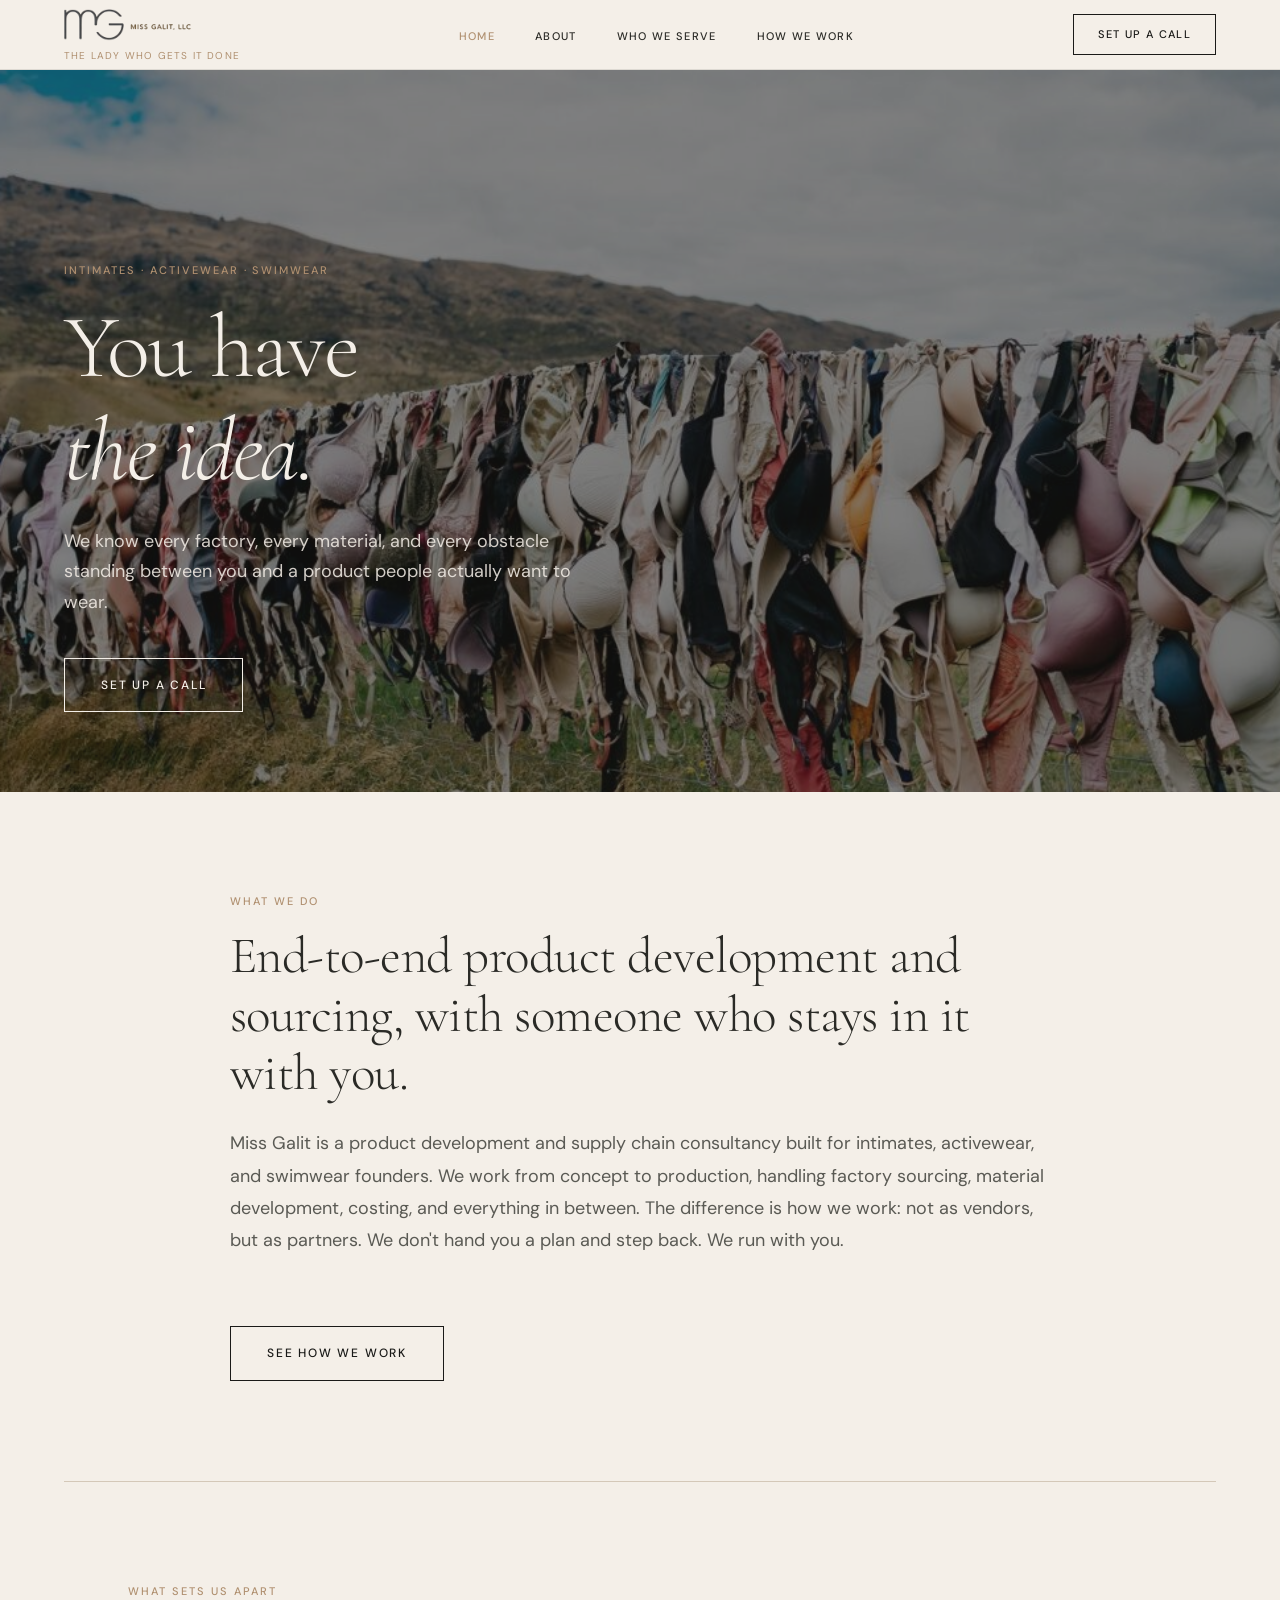
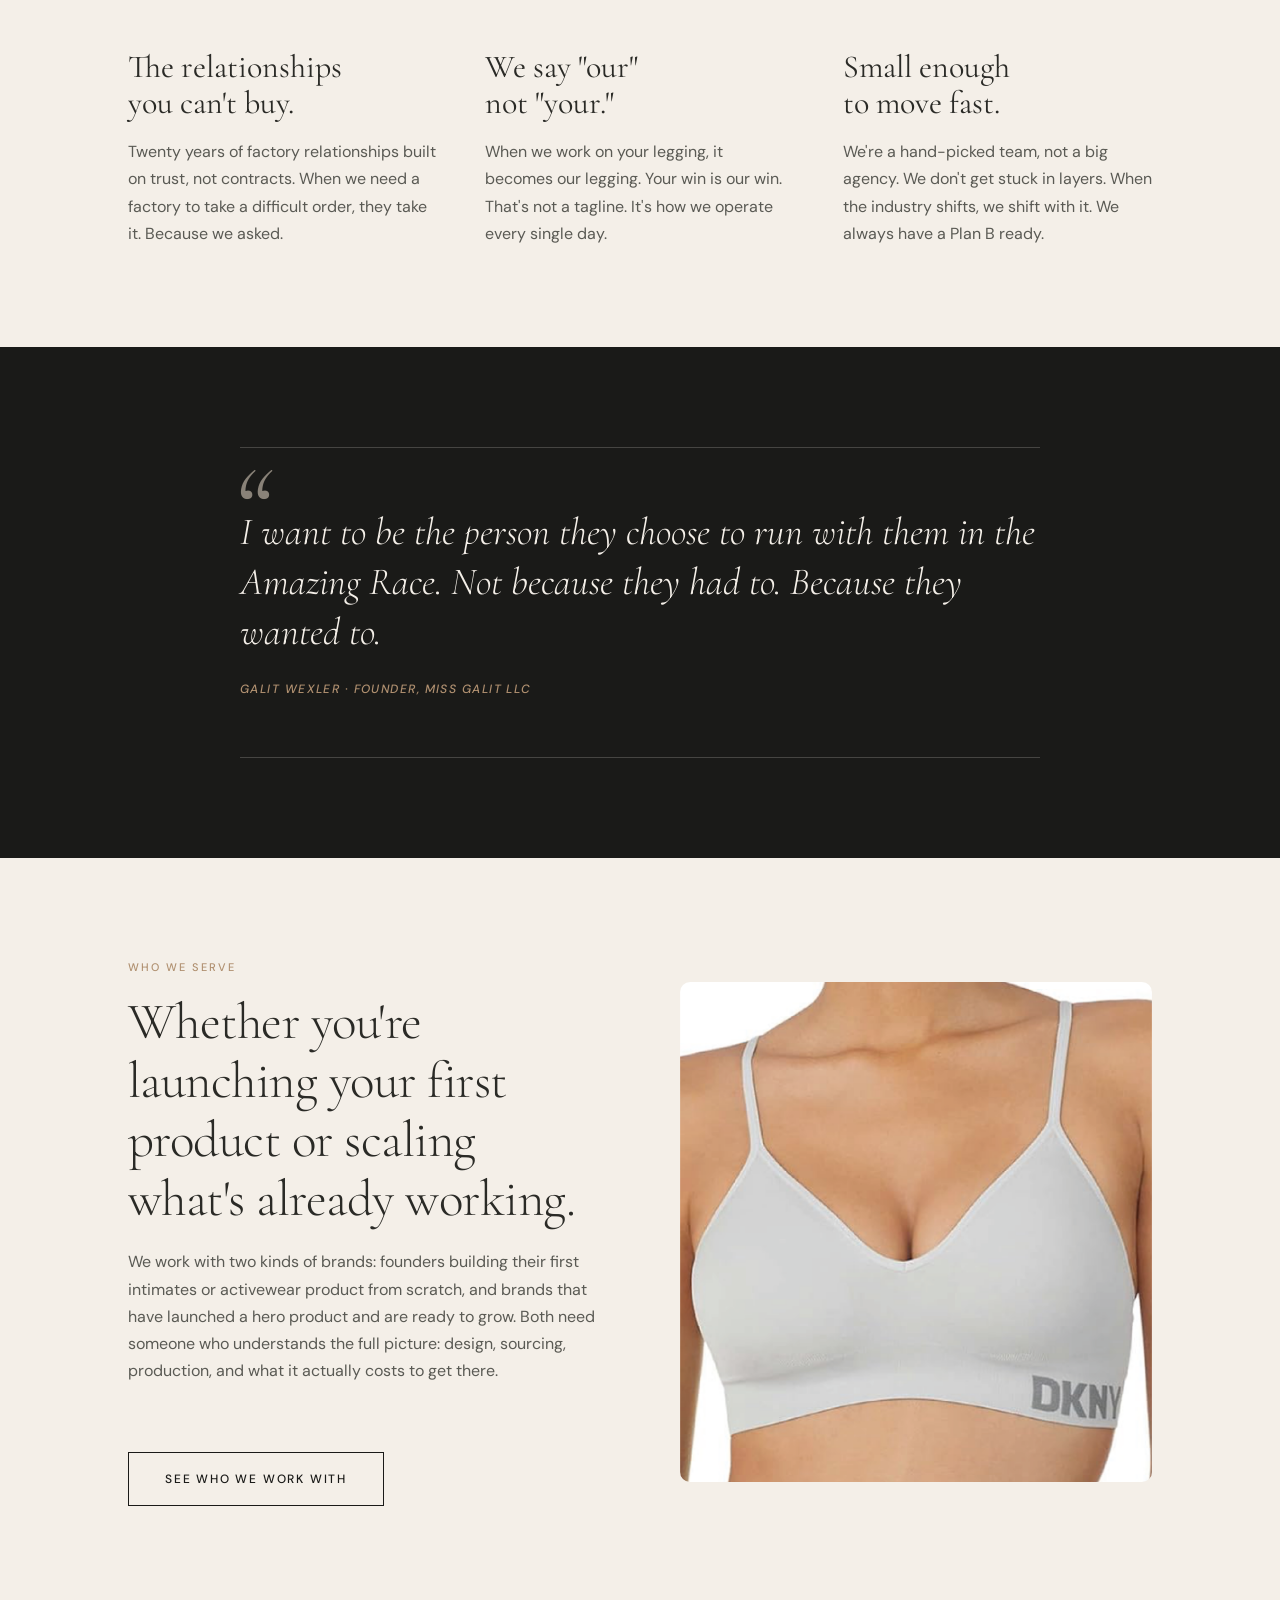
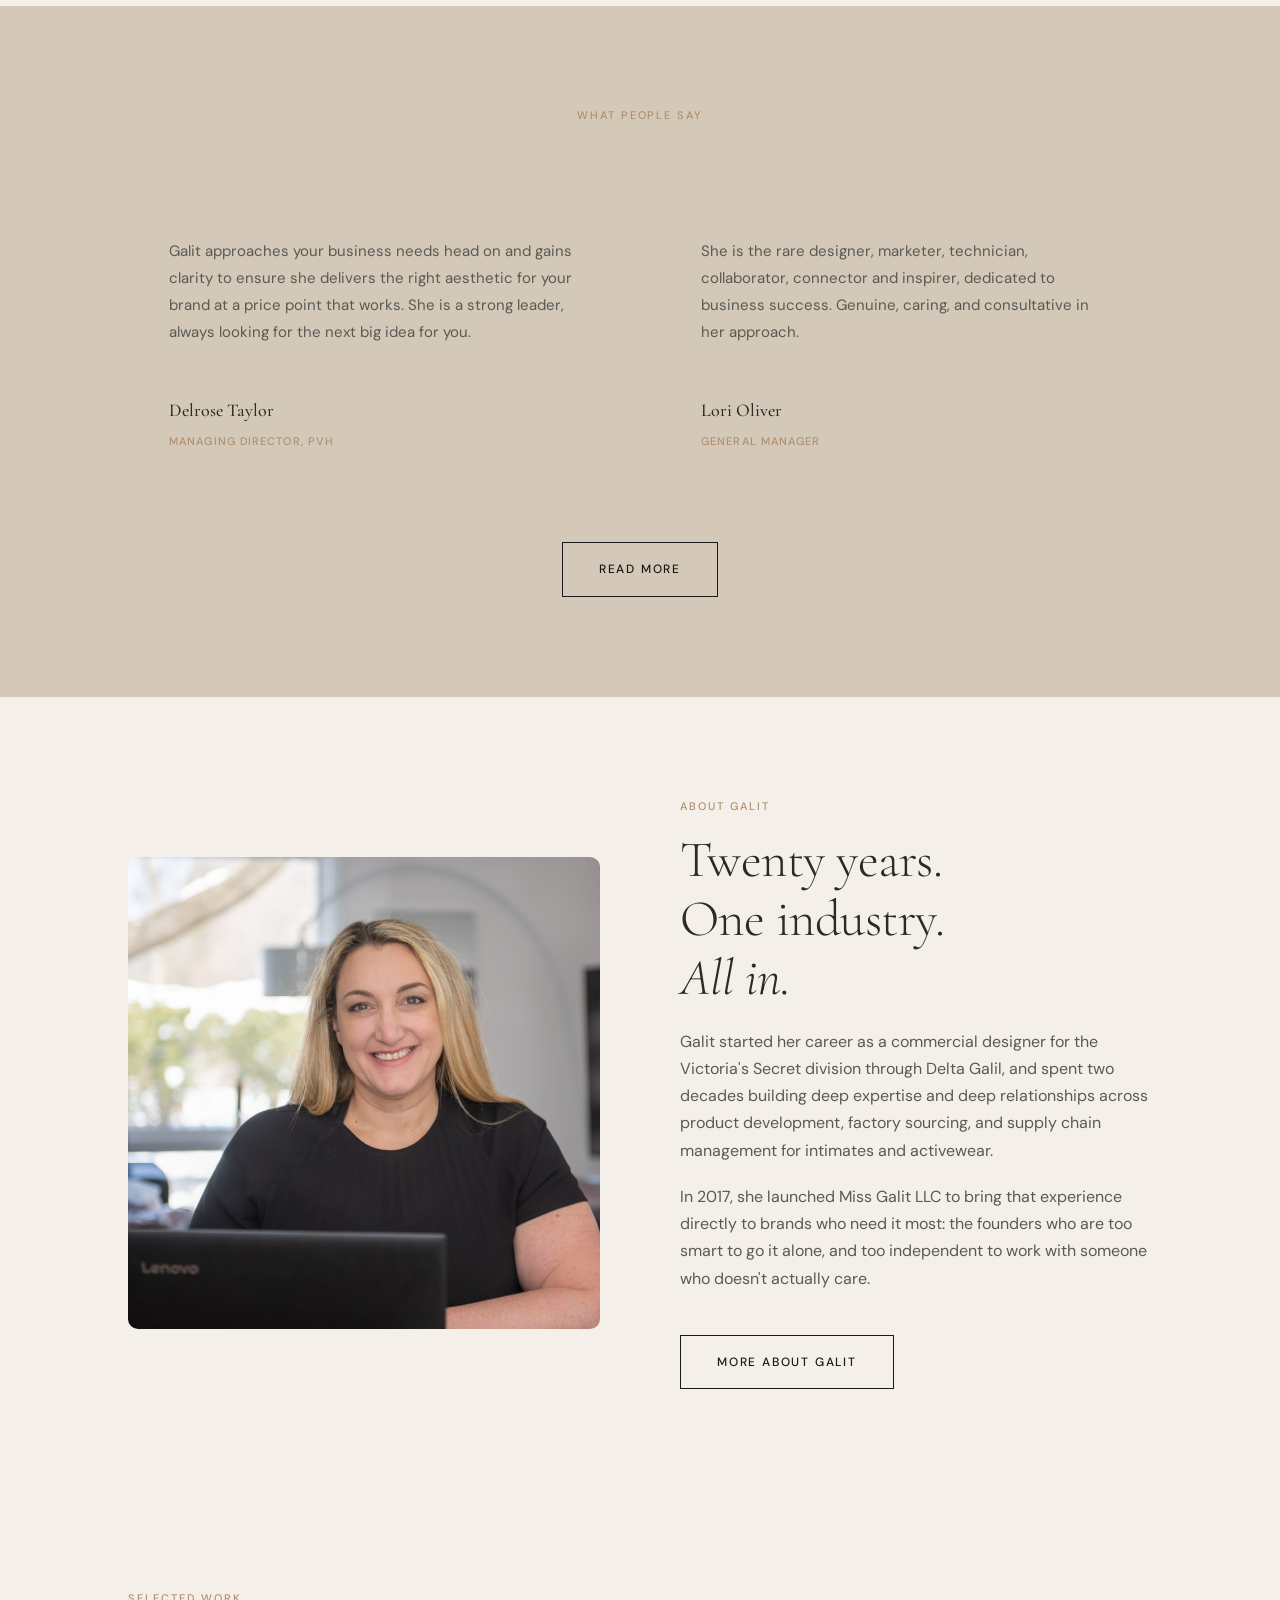
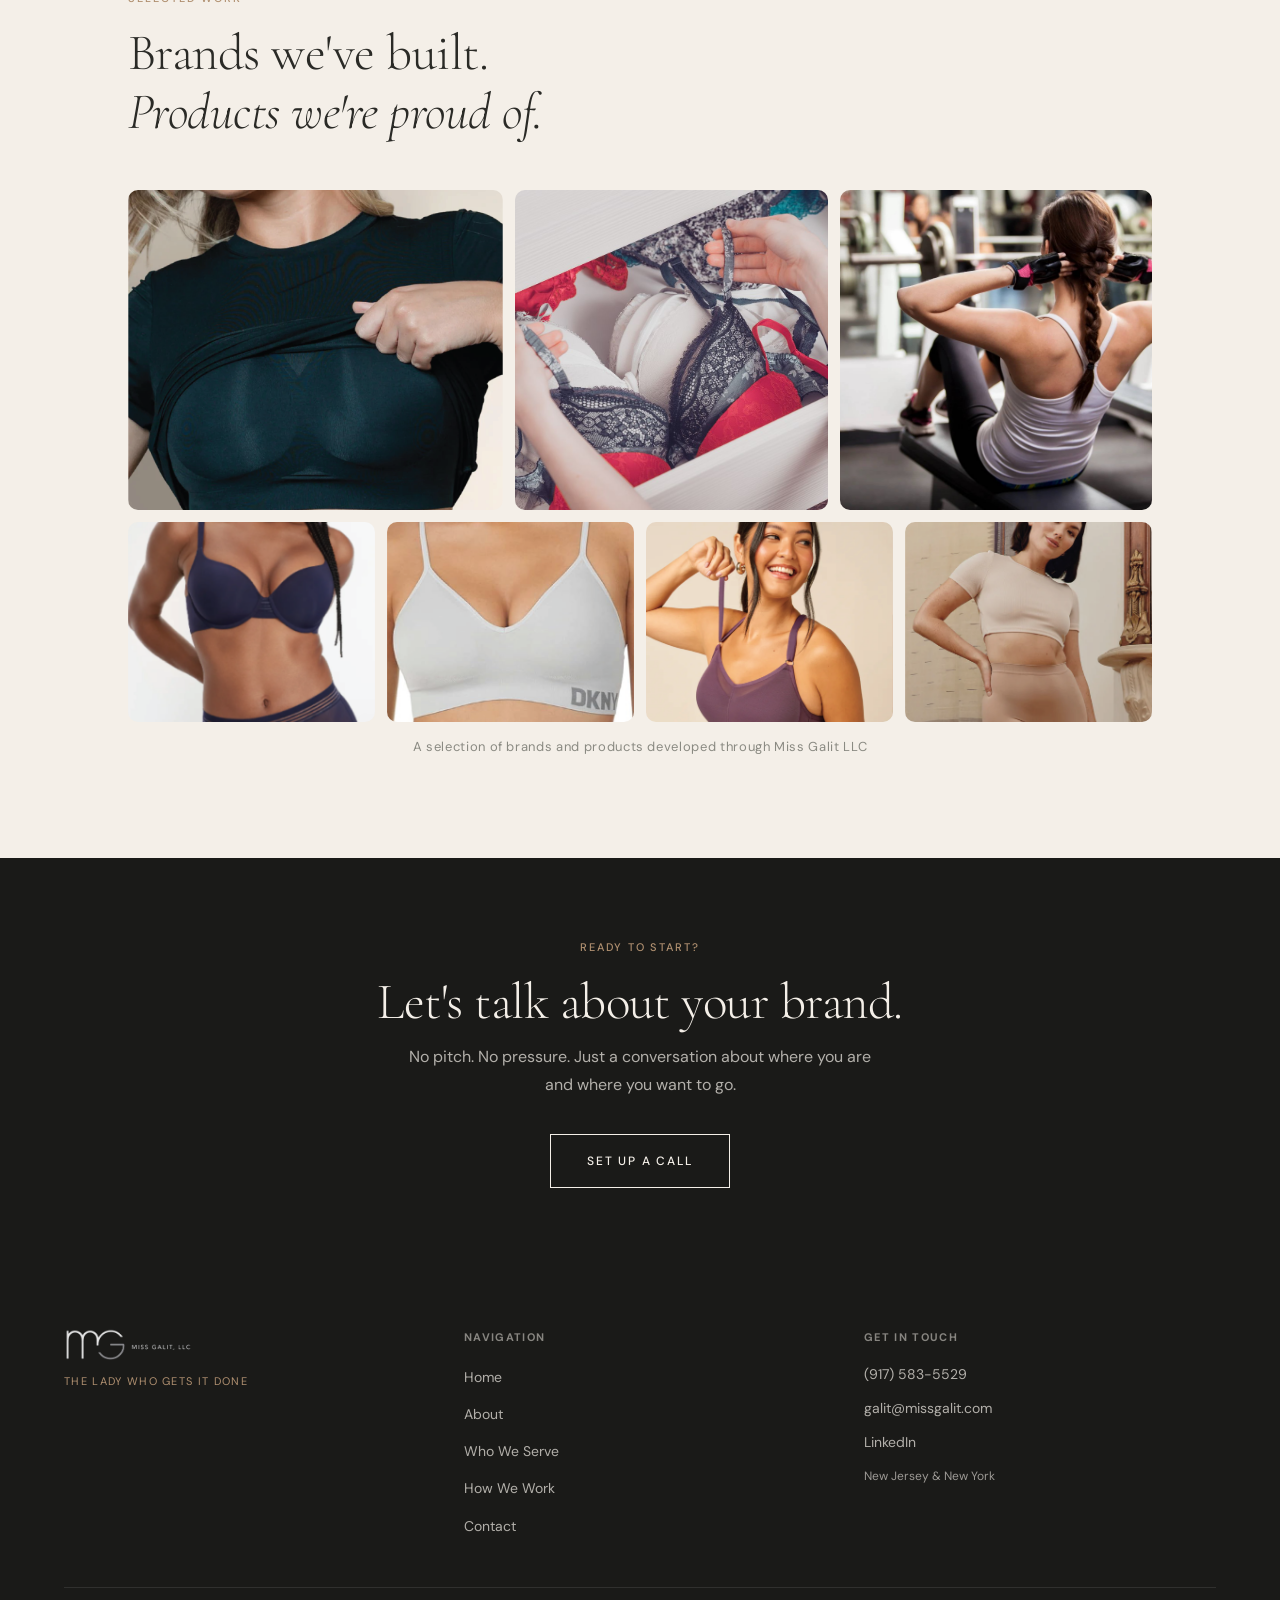
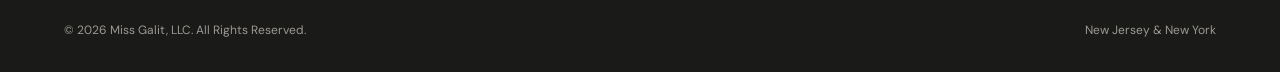
<file: index.html>
<!DOCTYPE html>
<html lang="en">
<head>
  <meta charset="UTF-8" />
  <meta name="viewport" content="width=device-width, initial-scale=1.0" />
  <title>Miss Galit | Intimates &amp; Activewear Product Development</title>
  <meta name="description" content="Miss Galit is a product development and supply chain consultancy for intimates, activewear, and swimwear brands. From concept to production, we run with you." />
  <!-- [PHOTO: Replace favicon with a new .ico or .png file — add to images/ folder and update this path] -->
  <link rel="icon" href="https://missgalit.com/wp-content/uploads/2019/03/Fav.jpg" />
  <link rel="stylesheet" href="style.css" />
</head>
<body>

  <!-- NAV -->
  <nav id="main-nav">
    <a class="nav-logo" href="index.html">
      <img src="images/logo-nav.png" alt="Miss Galit" />
      <div class="tagline">The Lady Who Gets It Done</div>
    </a>
    <ul class="nav-links">
      <li><a href="index.html" class="active">Home</a></li>
      <li><a href="about.html">About</a></li>
      <li><a href="who-we-serve.html">Who We Serve</a></li>
      <li><a href="how-we-work.html">How We Work</a></li>
    </ul>
    <a href="contact.html" class="nav-cta">Set Up a Call</a>
    <div class="nav-hamburger" id="hamburger" onclick="toggleMenu()">
      <span></span><span></span><span></span>
    </div>
  </nav>

  <!-- MOBILE MENU -->
  <div class="mobile-menu" id="mobile-menu">
    <ul>
      <li><a href="index.html">Home</a></li>
      <li><a href="about.html">About</a></li>
      <li><a href="who-we-serve.html">Who We Serve</a></li>
      <li><a href="how-we-work.html">How We Work</a></li>
      <li><a href="contact.html">Set Up a Call</a></li>
    </ul>
  </div>

  <!-- HERO -->
  <section style="margin-top: 70px; min-height: calc(88vh - 70px); position: relative; display: flex; align-items: flex-end; overflow: hidden;">
    <!-- Parallax background -->
    <div style="position: absolute; inset: 0; background-image: url('images/bras-on-line.jpg'); background-size: cover; background-position: center; background-attachment: fixed;"></div>
    <!-- Dark overlay -->
    <div style="position: absolute; inset: 0; background: rgba(26,26,24,0.55);"></div>
    <!-- Content -->
    <div style="position: relative; z-index: 2; padding: 80px 5vw;">
      <span class="eyebrow" style="color: var(--stone);">Intimates · Activewear · Swimwear</span>
      <h1 style="color: var(--cream);">You have<br><em>the idea.</em></h1>
      <p style="color: rgba(244,239,232,0.85); font-size: 18px; max-width: 520px; margin: 24px 0 40px;">We know every factory, every material, and every obstacle standing between you and a product people actually want to wear.</p>
      <a href="contact.html" class="btn btn--light">Set Up a Call</a>
    </div>
  </section>

  <!-- INTRO -->
  <section class="section" style="padding: var(--section-pad) var(--gutter);">
    <div style="max-width: 820px; margin: 0 auto;">
      <span class="eyebrow">What We Do</span>
      <h2>End-to-end product development and sourcing, with someone who stays in it with you.</h2>
      <p class="mt-sm" style="color: var(--mid); font-size: 18px; line-height: 1.8;">
        Miss Galit is a product development and supply chain consultancy built for intimates, activewear, and swimwear founders. We work from concept to production, handling factory sourcing, material development, costing, and everything in between. The difference is how we work: not as vendors, but as partners. We don't hand you a plan and step back. We run with you.
      </p>
      <a href="how-we-work.html" class="btn mt-md" style="display: inline-block;">See How We Work</a>
    </div>
  </section>

  <div class="divider"></div>

  <!-- THREE PILLARS -->
  <section class="section" style="padding: var(--section-pad) var(--gutter);">
    <div class="container">
      <span class="eyebrow">What Sets Us Apart</span>
      <div class="grid-3 mt-md">

        <div>
          <h3>The relationships<br>you can't buy.</h3>
          <p style="color: var(--mid); margin-top: 16px;">Twenty years of factory relationships built on trust, not contracts. When we need a factory to take a difficult order, they take it. Because we asked.</p>
        </div>

        <div>
          <h3>We say "our"<br>not "your."</h3>
          <p style="color: var(--mid); margin-top: 16px;">When we work on your legging, it becomes our legging. Your win is our win. That's not a tagline. It's how we operate every single day.</p>
        </div>

        <div>
          <h3>Small enough<br>to move fast.</h3>
          <p style="color: var(--mid); margin-top: 16px;">We're a hand-picked team, not a big agency. We don't get stuck in layers. When the industry shifts, we shift with it. We always have a Plan B ready.</p>
        </div>

      </div>
    </div>
  </section>

  <!-- PULL QUOTE -->
  <section class="section--dark section" style="padding: var(--section-pad) var(--gutter);">
    <div style="max-width: 800px; margin: 0 auto;">
      <div class="pull-quote" style="border-color: rgba(244,239,232,0.2); color: var(--cream);">
        I want to be the person they choose to run with them in the Amazing Race. Not because they had to. Because they wanted to.
        <div class="pull-quote-attr">Galit Wexler · Founder, Miss Galit LLC</div>
      </div>
    </div>
  </section>

  <!-- WHO WE SERVE TEASER -->
  <section class="section" style="padding: var(--section-pad) var(--gutter);">
    <div class="grid-2 container">
      <div>
        <span class="eyebrow">Who We Serve</span>
        <h2>Whether you're launching your first product or scaling what's already working.</h2>
        <p style="color: var(--mid); margin-top: 20px;">
          We work with two kinds of brands: founders building their first intimates or activewear product from scratch, and brands that have launched a hero product and are ready to grow. Both need someone who understands the full picture: design, sourcing, production, and what it actually costs to get there.
        </p>
        <a href="who-we-serve.html" class="btn mt-md" style="display: inline-block;">See Who We Work With</a>
      </div>
      <div>
        <img src="images/portfolio-dkny-bra.png" alt="DKNY bralette product development" style="width: 100%; height: 500px; object-fit: cover; object-position: center 65%; border-radius: 10px;" />
      </div>
    </div>
  </section>

  <!-- TESTIMONIAL ROW -->
  <section class="section section--stone" style="padding: var(--section-pad) var(--gutter);">
    <div class="container">
      <span class="eyebrow text-center" style="display: block; text-align: center; margin-bottom: 48px;">What People Say</span>
      <div class="grid-2" style="gap: 40px;">

        <div class="testimonial-card">
          <span class="quote-mark">"</span>
          <p>Galit approaches your business needs head on and gains clarity to ensure she delivers the right aesthetic for your brand at a price point that works. She is a strong leader, always looking for the next big idea for you.</p>
          <p class="t-name">Delrose Taylor</p>
          <span class="t-title">Managing Director, PVH</span>
        </div>

        <div class="testimonial-card">
          <span class="quote-mark">"</span>
          <p>She is the rare designer, marketer, technician, collaborator, connector and inspirer, dedicated to business success. Genuine, caring, and consultative in her approach.</p>
          <p class="t-name">Lori Oliver</p>
          <span class="t-title">General Manager</span>
        </div>

      </div>
      <div class="text-center mt-md">
        <a href="about.html#testimonials" class="btn">Read More</a>
      </div>
    </div>
  </section>

  <!-- GALIT IMAGE + INTRO -->
  <section class="section" style="padding: var(--section-pad) var(--gutter);">
    <div class="grid-2 container" style="gap: 80px;">
      <div>
        <img src="images/galit-laptop.jpg" alt="Galit Wexler" style="width: 100%; max-height: 600px; object-fit: cover; object-position: center top; border-radius: 10px;" />
      </div>
      <div>
        <span class="eyebrow">About Galit</span>
        <h2>Twenty years.<br>One industry.<br><em>All in.</em></h2>
        <p style="color: var(--mid); margin-top: 20px;">
          Galit started her career as a commercial designer for the Victoria's Secret division through Delta Galil, and spent two decades building deep expertise and deep relationships across product development, factory sourcing, and supply chain management for intimates and activewear.
        </p>
        <p style="color: var(--mid);">
          In 2017, she launched Miss Galit LLC to bring that experience directly to brands who need it most: the founders who are too smart to go it alone, and too independent to work with someone who doesn't actually care.
        </p>
        <a href="about.html" class="btn mt-sm" style="display: inline-block;">More About Galit</a>
      </div>
    </div>
  </section>

  <!-- PORTFOLIO SECTION -->
  <section class="section" style="padding: var(--section-pad) var(--gutter);">
    <div class="container">
      <span class="eyebrow">Selected Work</span>
      <h2 class="mb-md">Brands we've built.<br><em>Products we're proud of.</em></h2>
      <!-- Collage: row 1 — 3 columns, varied heights -->
      <div style="display: grid; grid-template-columns: 1.2fr 1fr 1fr; gap: 12px; margin-bottom: 12px;">
        <img src="images/portfolio-seamless-activewear.png" alt="Seamless activewear" style="width: 100%; height: 320px; object-fit: cover; object-position: center top; border-radius: 10px;" />
        <img src="images/pretty-bras.jpg" alt="Intimates lingerie" style="width: 100%; height: 320px; object-fit: cover; object-position: center; border-radius: 10px;" />
        <img src="images/active-wear.jpg" alt="Activewear" style="width: 100%; height: 320px; object-fit: cover; object-position: center top; border-radius: 10px;" />
      </div>
      <!-- Collage: row 2 — 4 columns, shorter -->
      <div style="display: grid; grid-template-columns: repeat(4, 1fr); gap: 12px;">
        <img src="images/portfolio-navy-set.png" alt="Intimates set" style="width: 100%; height: 200px; object-fit: cover; object-position: center 20%; border-radius: 10px;" />
        <img src="images/portfolio-dkny-bra.png" alt="DKNY bralette" style="width: 100%; height: 200px; object-fit: cover; object-position: center 65%; border-radius: 10px;" />
        <img src="images/portfolio-sports-bra.png" alt="Sports bra" style="width: 100%; height: 200px; object-fit: cover; object-position: center 15%; border-radius: 10px;" />
        <img src="images/portfolio-seamless-crop.png" alt="Seamless crop" style="width: 100%; height: 200px; object-fit: cover; object-position: center 30%; border-radius: 10px;" />
      </div>
      <p style="color: var(--muted); font-size: 13px; text-align: center; margin-top: 14px; letter-spacing: 0.05em;">A selection of brands and products developed through Miss Galit LLC</p>
    </div>
  </section>

  <!-- CTA BAND -->
  <section class="cta-band">
    <span class="eyebrow" style="display: block; text-align: center; margin-bottom: 16px;">Ready to start?</span>
    <h2>Let's talk about your brand.</h2>
    <p>No pitch. No pressure. Just a conversation about where you are and where you want to go.</p>
    <a href="contact.html" class="btn btn--light">Set Up a Call</a>
  </section>

  <!-- FOOTER -->
  <footer>
    <div class="footer-inner">
      <div class="footer-logo">
        <img src="images/logo-footer.png" alt="Miss Galit" />
        <div class="footer-tagline">The Lady Who Gets It Done</div>
      </div>
      <div class="footer-nav">
        <h5>Navigation</h5>
        <ul>
          <li><a href="index.html">Home</a></li>
          <li><a href="about.html">About</a></li>
          <li><a href="who-we-serve.html">Who We Serve</a></li>
          <li><a href="how-we-work.html">How We Work</a></li>
          <li><a href="contact.html">Contact</a></li>
        </ul>
      </div>
      <div class="footer-contact">
        <h5>Get in Touch</h5>
        <a href="tel:9175835529">(917) 583-5529</a>
        <a href="mailto:galit@missgalit.com">galit@missgalit.com</a>
        <a href="https://www.linkedin.com/in/galitwexler/" target="_blank">LinkedIn</a>
        <p style="margin-top: 12px; font-size: 12px;">New Jersey &amp; New York</p>
      </div>
    </div>
    <div class="footer-bottom">
      <span>© 2026 Miss Galit, LLC. All Rights Reserved.</span>
      <span>New Jersey &amp; New York</span>
    </div>
  </footer>

  <script>
    function toggleMenu() {
      document.getElementById('mobile-menu').classList.toggle('open');
    }
  </script>

</body>
</html>
</file>
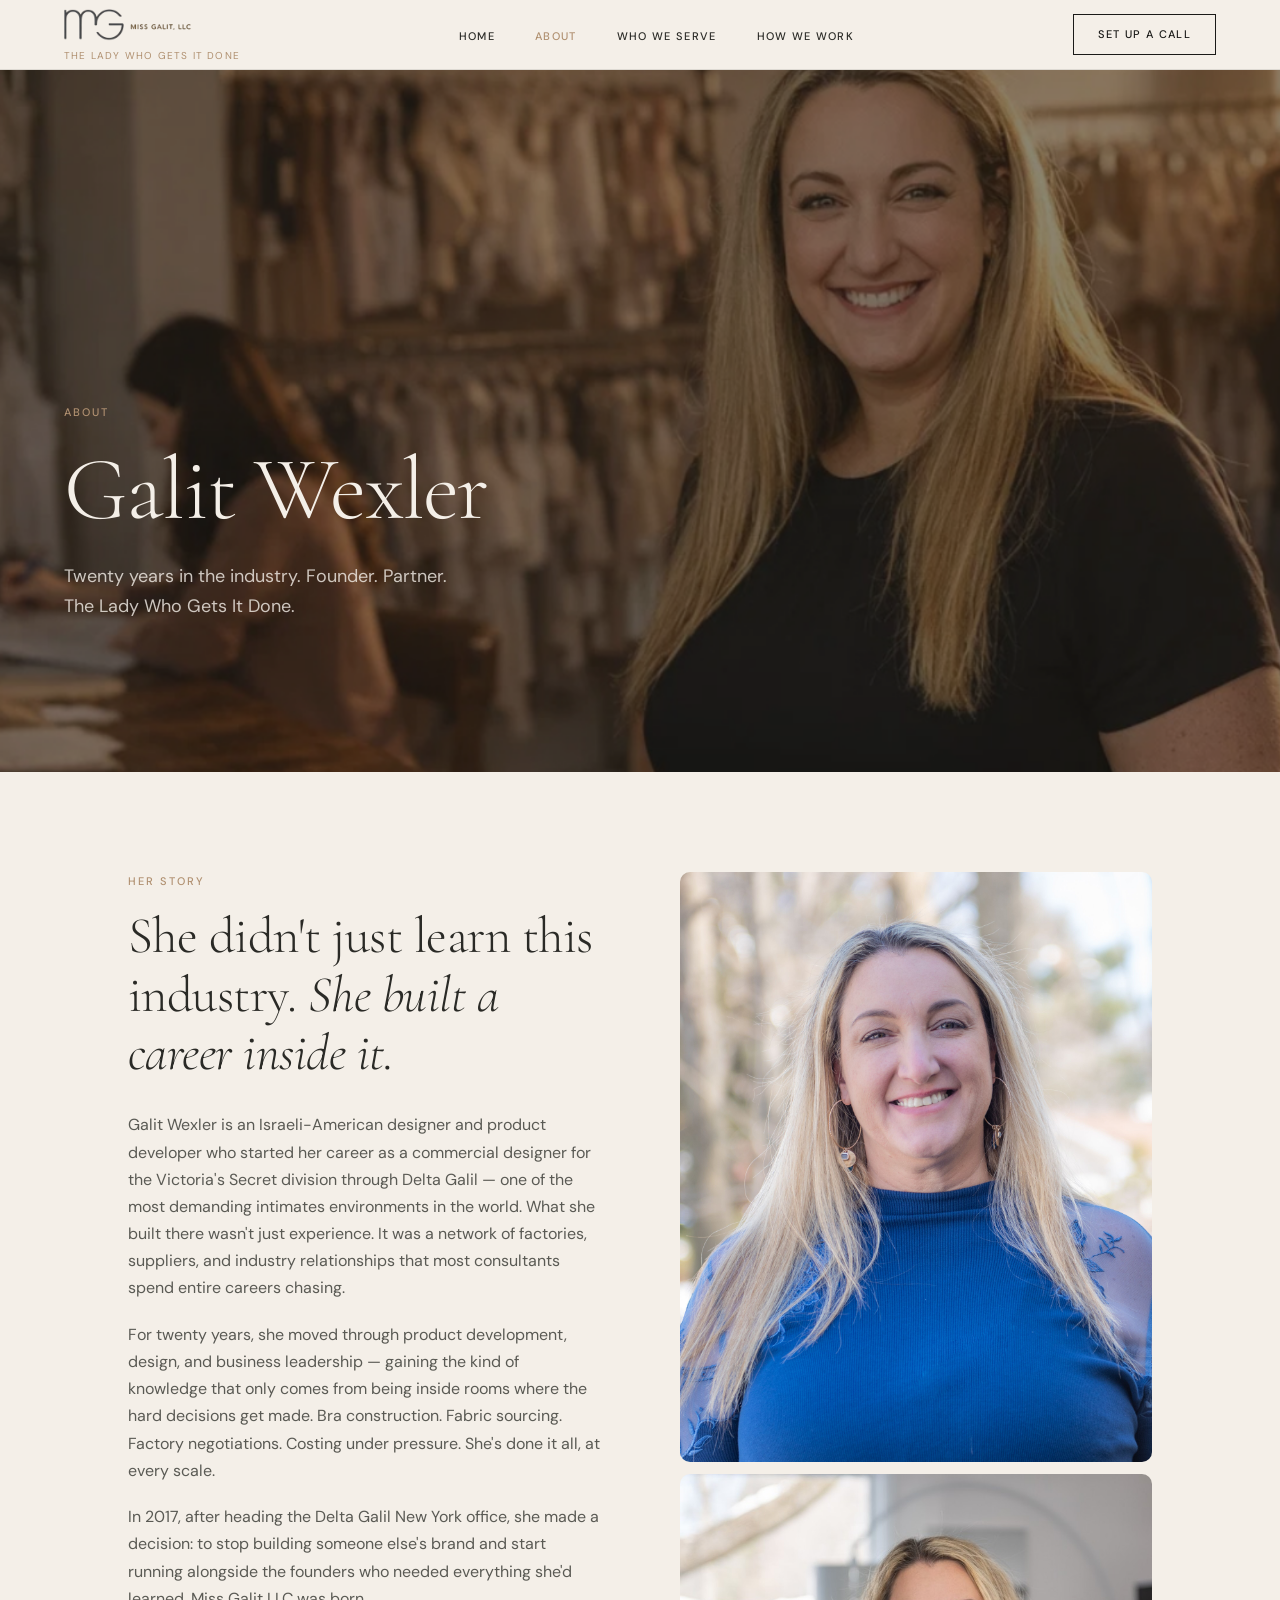
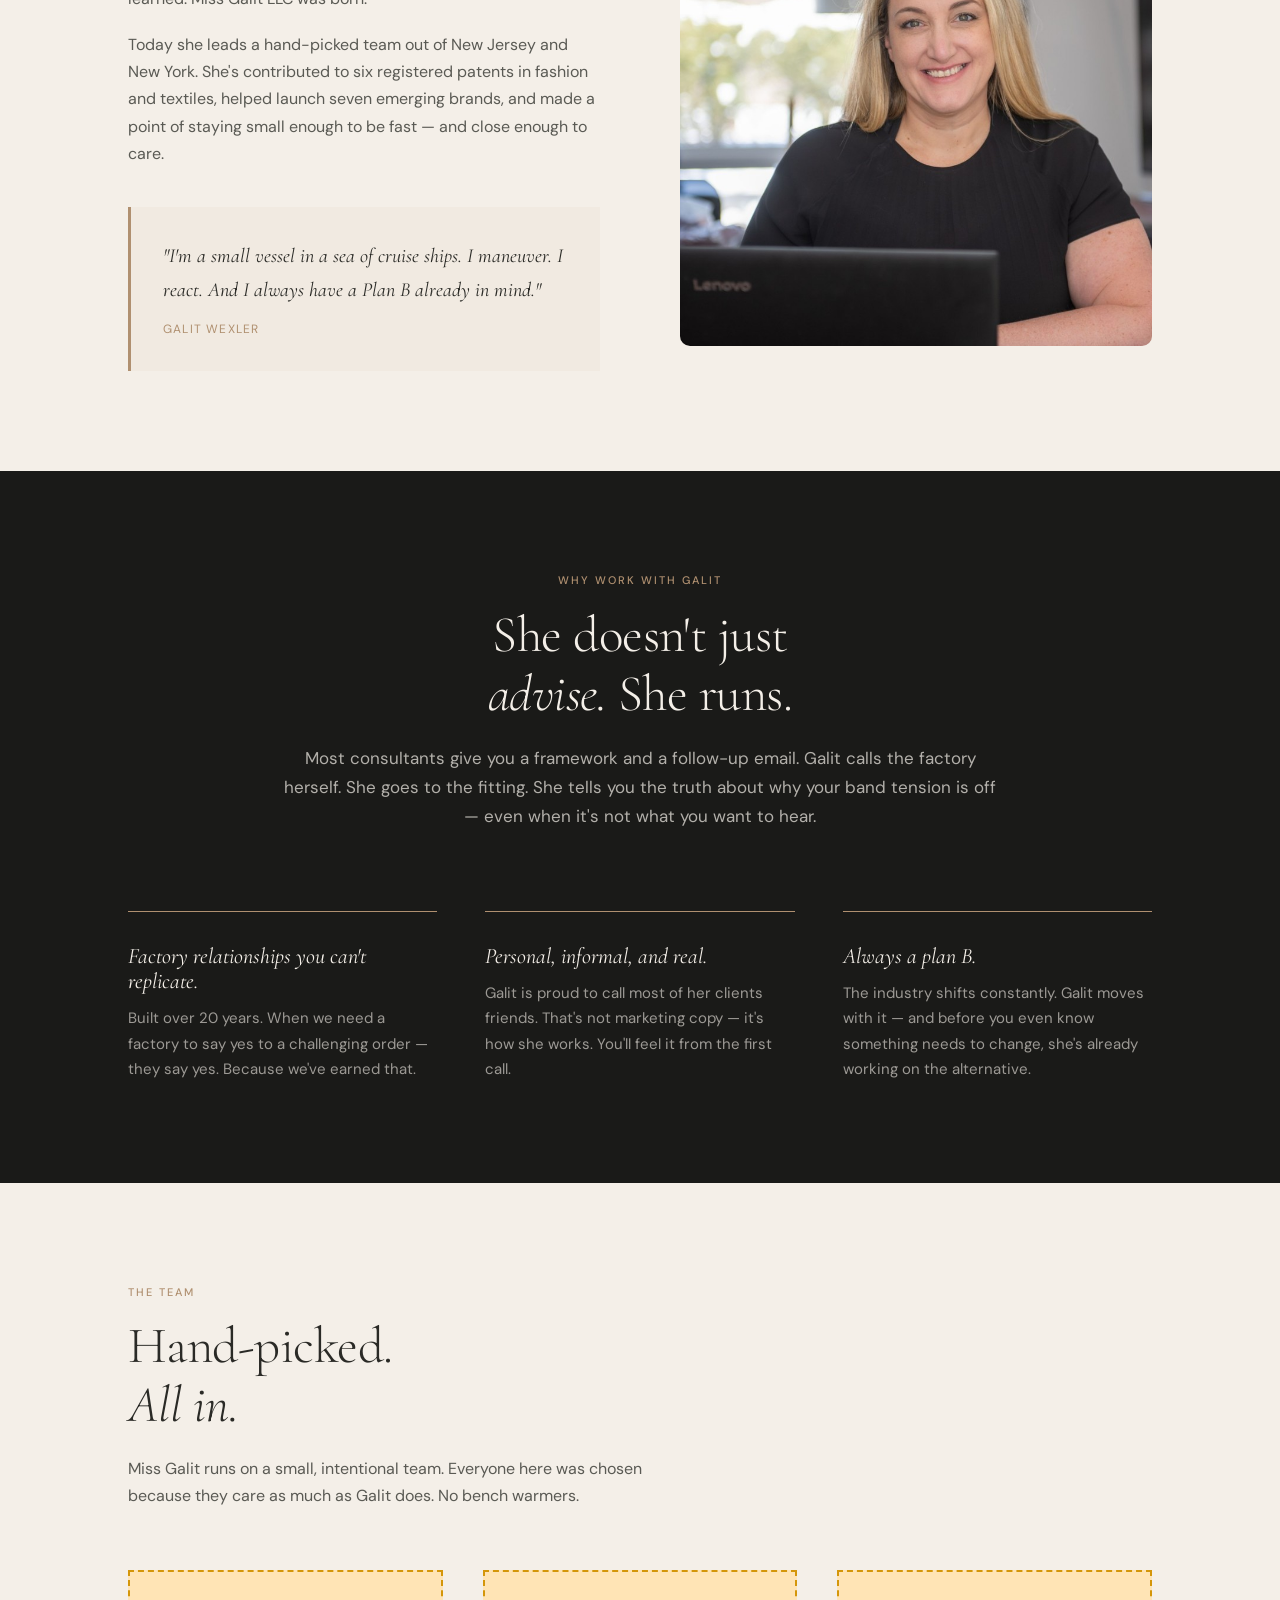
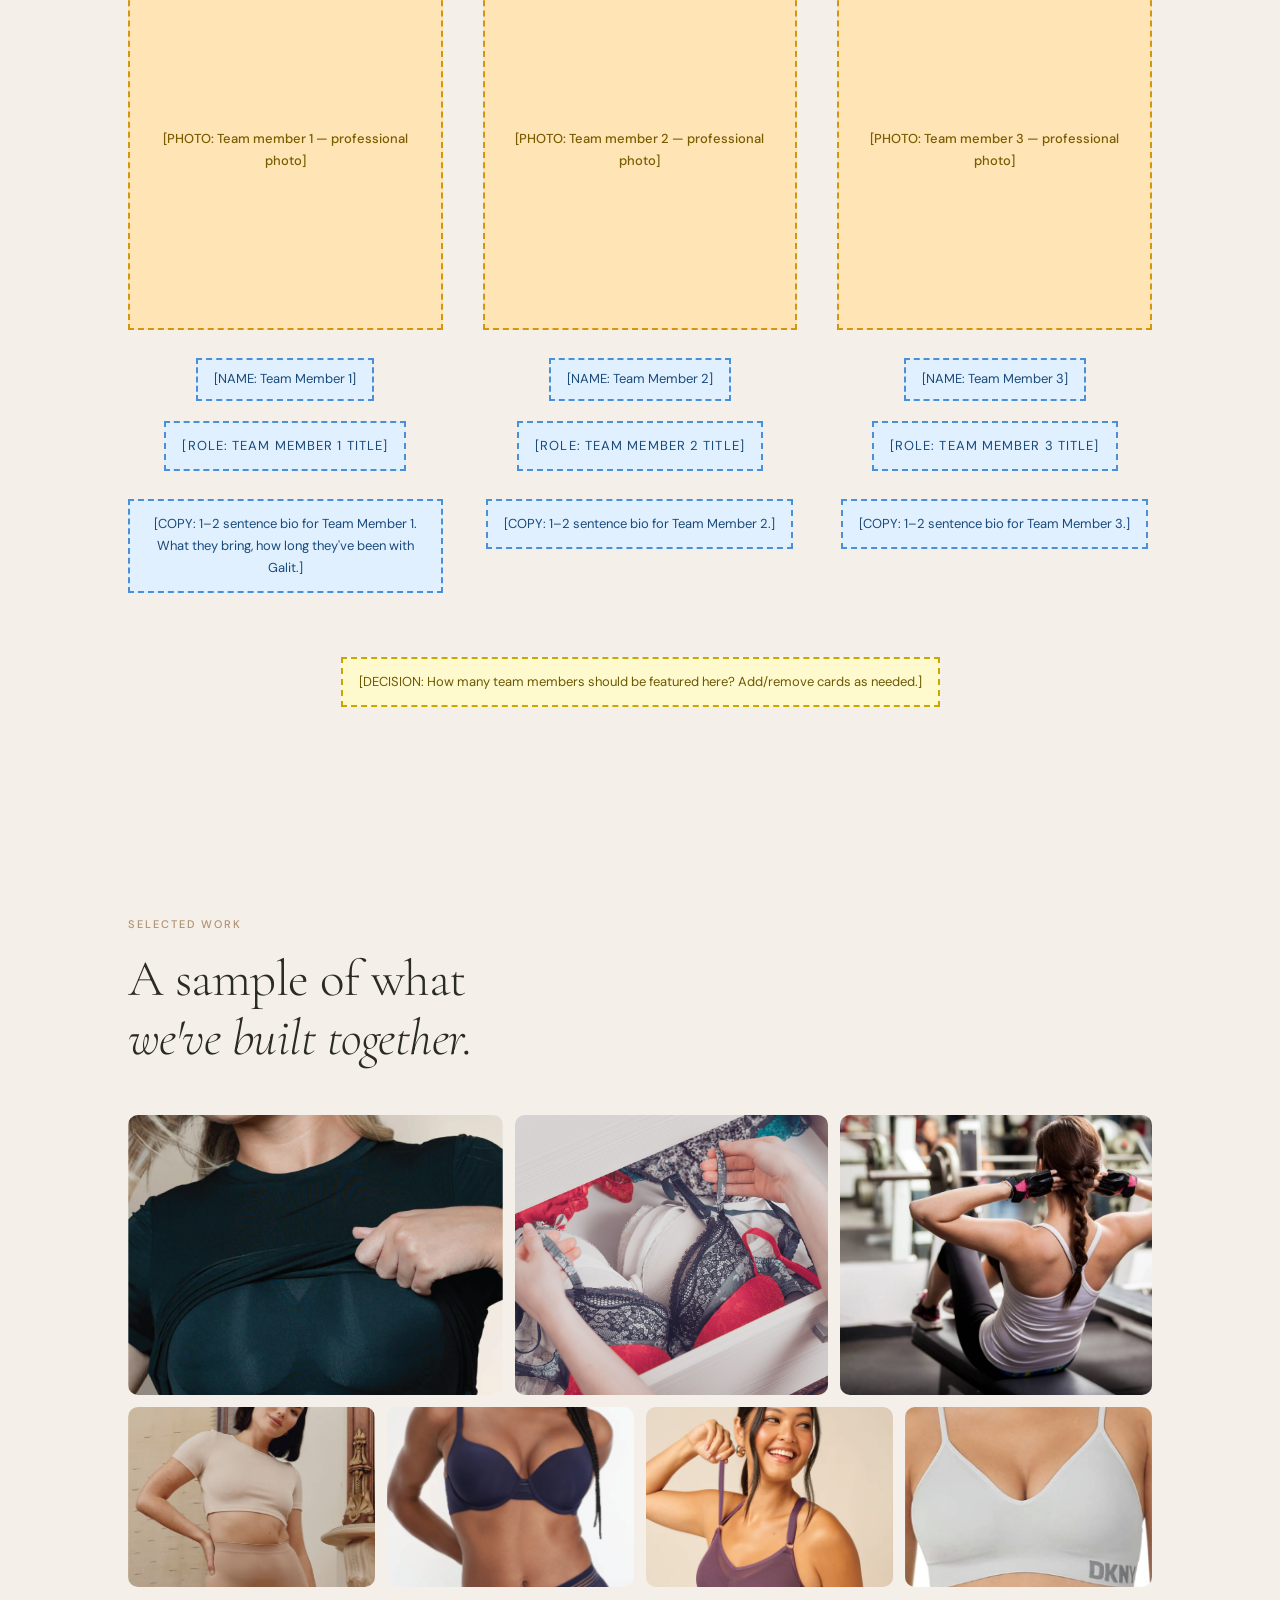
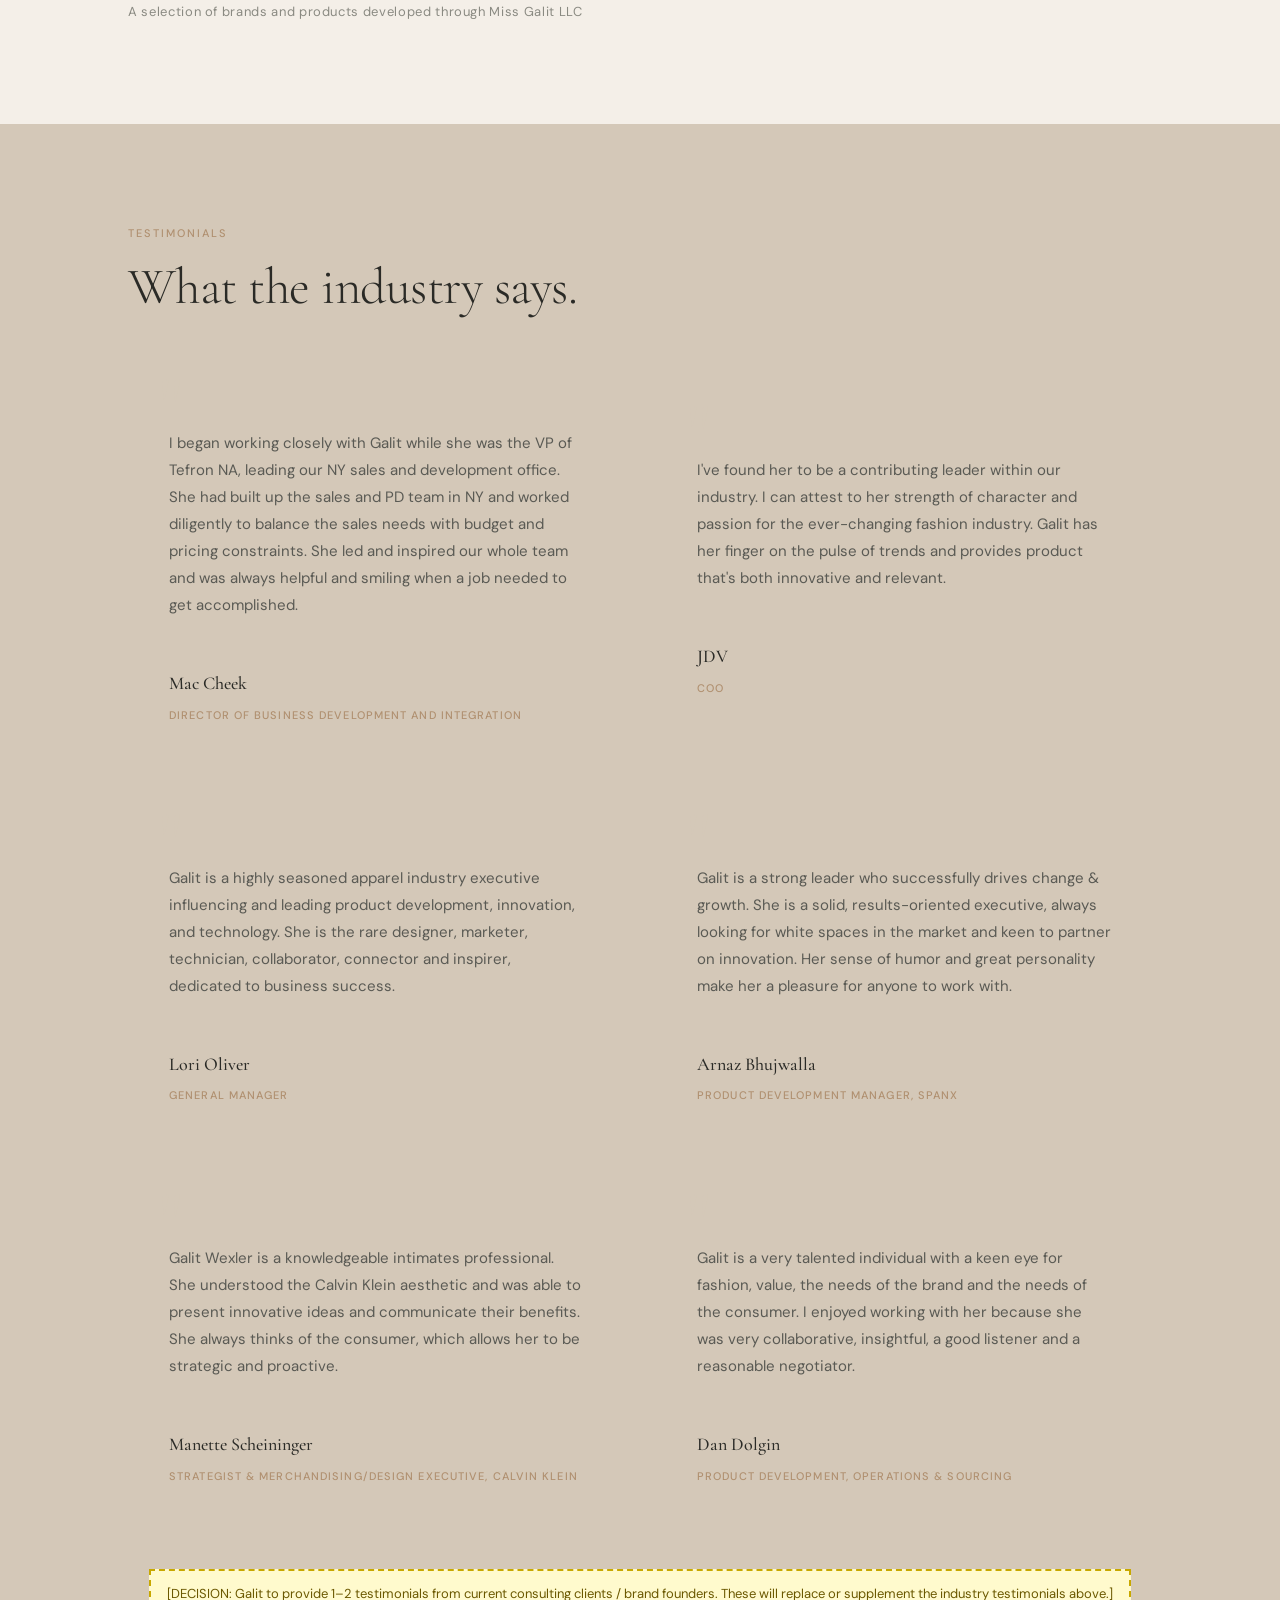
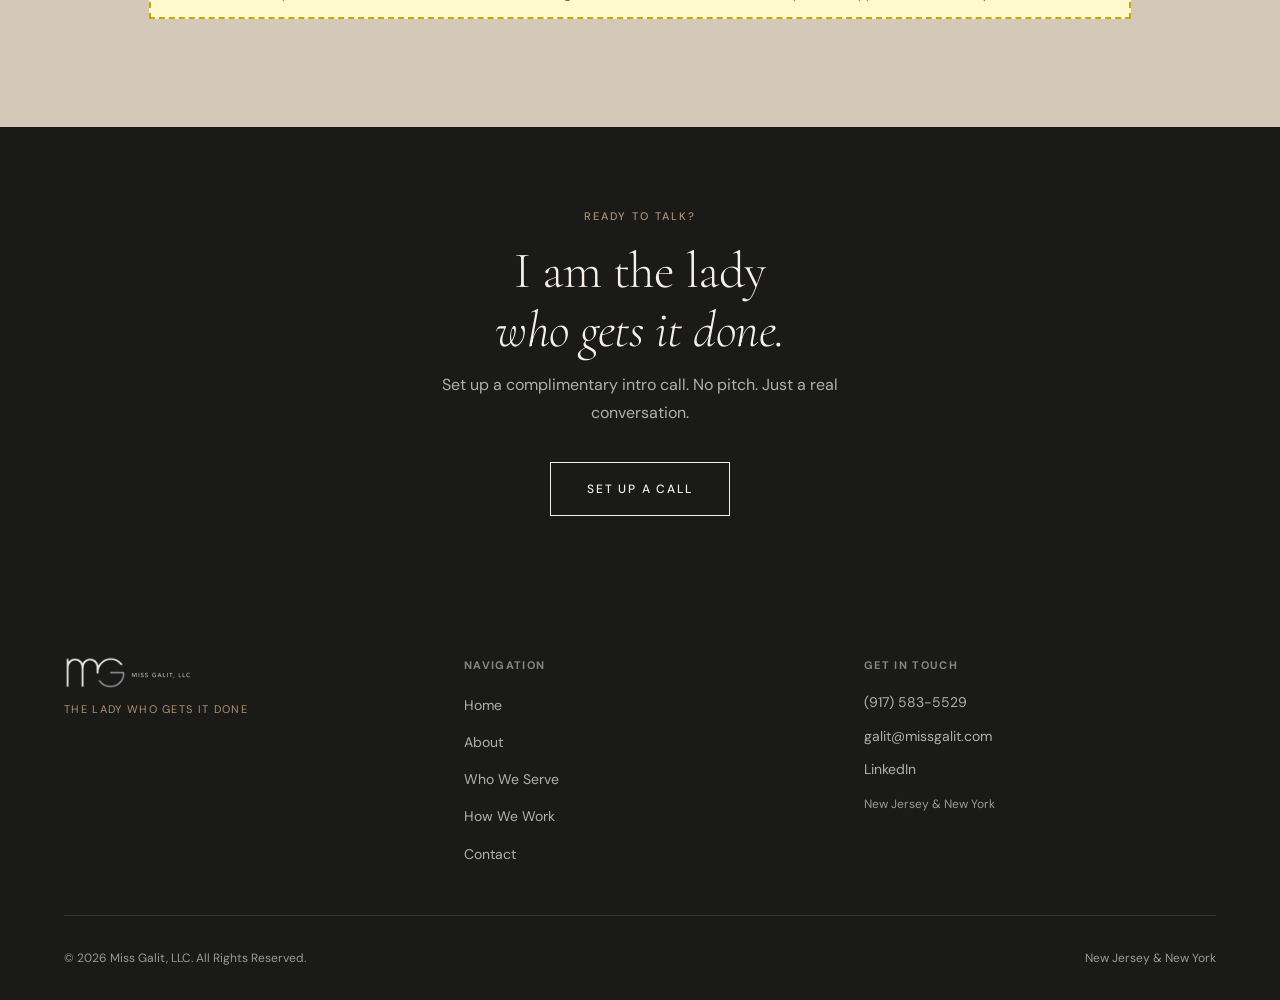
<file: about.html>
<!DOCTYPE html>
<html lang="en">
<head>
  <meta charset="UTF-8" />
  <meta name="viewport" content="width=device-width, initial-scale=1.0" />
  <title>About Galit Wexler | Miss Galit LLC</title>
  <meta name="description" content="Meet Galit Wexler — 20 years of intimates and activewear expertise, built on factory relationships and founder loyalty." />
  <!-- [PHOTO: Replace favicon with a new .ico or .png file — add to images/ folder and update this path] -->
  <link rel="icon" href="https://missgalit.com/wp-content/uploads/2019/03/Fav.jpg" />
  <link rel="stylesheet" href="style.css" />
</head>
<body>

  <!-- NAV -->
  <nav id="main-nav">
    <a class="nav-logo" href="index.html">
      <img src="images/logo-nav.png" alt="Miss Galit" />
      <div class="tagline">The Lady Who Gets It Done</div>
    </a>
    <ul class="nav-links">
      <li><a href="index.html">Home</a></li>
      <li><a href="about.html" class="active">About</a></li>
      <li><a href="who-we-serve.html">Who We Serve</a></li>
      <li><a href="how-we-work.html">How We Work</a></li>
    </ul>
    <a href="contact.html" class="nav-cta">Set Up a Call</a>
    <div class="nav-hamburger" id="hamburger" onclick="toggleMenu()">
      <span></span><span></span><span></span>
    </div>
  </nav>

  <div class="mobile-menu" id="mobile-menu">
    <ul>
      <li><a href="index.html">Home</a></li>
      <li><a href="about.html">About</a></li>
      <li><a href="who-we-serve.html">Who We Serve</a></li>
      <li><a href="how-we-work.html">How We Work</a></li>
      <li><a href="contact.html">Set Up a Call</a></li>
    </ul>
  </div>

  <!-- PAGE HERO -->
  <section style="margin-top: 50px; min-height: calc(88vh - 70px); position: relative; display: flex; align-items: flex-end; overflow: hidden;">
    <div style="position: absolute; inset: 0; background-image: url('images/about-hero.png'); background-size: cover; background-position: center top; background-attachment: fixed;"></div>
    <div style="position: absolute; inset: 0; background: rgba(26,26,24,0.5);"></div>
   <div style="position: relative; z-index: 2; padding: 150px 5vw;">
      <span class="eyebrow" style="color: var(--stone);">About</span>
      <h1 style="color: var(--cream);">Galit Wexler</h1>
      <p style="color: rgba(244,239,232,0.8); font-size: 18px; max-width: 560px; margin-top: 20px;">Twenty years in the industry. Founder. Partner.<br>The Lady Who Gets It Done.</p>
    </div>
  </section>

  <!-- GALIT'S STORY -->
  <section class="section" style="padding: var(--section-pad) var(--gutter);">
    <div class="grid-2 container" style="gap: 80px; align-items: start;">
      <div>
        <span class="eyebrow">Her Story</span>
        <h2>She didn't just learn this industry. <em>She built a career inside it.</em></h2>

        <p style="color: var(--mid); margin-top: 28px;">
          Galit Wexler is an Israeli-American designer and product developer who started her career as a commercial designer for the Victoria's Secret division through Delta Galil — one of the most demanding intimates environments in the world. What she built there wasn't just experience. It was a network of factories, suppliers, and industry relationships that most consultants spend entire careers chasing.
        </p>
        <p style="color: var(--mid);">
          For twenty years, she moved through product development, design, and business leadership — gaining the kind of knowledge that only comes from being inside rooms where the hard decisions get made. Bra construction. Fabric sourcing. Factory negotiations. Costing under pressure. She's done it all, at every scale.
        </p>
        <p style="color: var(--mid);">
          In 2017, after heading the Delta Galil New York office, she made a decision: to stop building someone else's brand and start running alongside the founders who needed everything she'd learned. Miss Galit LLC was born.
        </p>
        <p style="color: var(--mid);">
          Today she leads a hand-picked team out of New Jersey and New York. She's contributed to six registered patents in fashion and textiles, helped launch seven emerging brands, and made a point of staying small enough to be fast — and close enough to care.
        </p>

        <div style="margin-top: 40px; padding: 32px; border-left: 3px solid var(--stone); background: rgba(176,144,112,0.06);">
          <p style="font-family: var(--font-display); font-size: 20px; font-style: italic; color: var(--text); margin: 0;">
            "I'm a small vessel in a sea of cruise ships. I maneuver. I react. And I always have a Plan B already in mind."
          </p>
          <span style="font-size: 12px; letter-spacing: 0.1em; text-transform: uppercase; color: var(--stone); margin-top: 12px; display: block;">Galit Wexler</span>
        </div>
      </div>

      <div>
        <img src="images/galit-headshot.jpeg" alt="Galit Wexler" style="width: 100%; object-fit: cover; border-radius: 10px;" />
        <img src="images/galit-laptop.jpg" alt="Galit Wexler at work" style="width: 100%; object-fit: cover; margin-top: 12px; border-radius: 10px;" />
      </div>
    </div>
  </section>

  <!-- WHAT MAKES HER DIFFERENT -->
  <section class="section section--dark" style="padding: var(--section-pad) var(--gutter);">
    <div class="container">
      <div style="max-width: 720px; margin: 0 auto; text-align: center;">
        <span class="eyebrow">Why Work With Galit</span>
        <h2>She doesn't just<br><em>advise.</em> She runs.</h2>
        <p style="color: rgba(244,239,232,0.7); margin-top: 20px; font-size: 17px;">Most consultants give you a framework and a follow-up email. Galit calls the factory herself. She goes to the fitting. She tells you the truth about why your band tension is off — even when it's not what you want to hear.</p>
      </div>
      <div class="grid-3 mt-lg">
        <div style="border-top: 1px solid var(--stone); padding-top: 32px;">
          <h4 style="color: var(--cream); font-family: var(--font-display); font-size: 22px; font-style: italic;">Factory relationships you can't replicate.</h4>
          <p style="color: rgba(244,239,232,0.6); margin-top: 12px; font-size: 15px;">Built over 20 years. When we need a factory to say yes to a challenging order — they say yes. Because we've earned that.</p>
        </div>
        <div style="border-top: 1px solid var(--stone); padding-top: 32px;">
          <h4 style="color: var(--cream); font-family: var(--font-display); font-size: 22px; font-style: italic;">Personal, informal, and real.</h4>
          <p style="color: rgba(244,239,232,0.6); margin-top: 12px; font-size: 15px;">Galit is proud to call most of her clients friends. That's not marketing copy — it's how she works. You'll feel it from the first call.</p>
        </div>
        <div style="border-top: 1px solid var(--stone); padding-top: 32px;">
          <h4 style="color: var(--cream); font-family: var(--font-display); font-size: 22px; font-style: italic;">Always a plan B.</h4>
          <p style="color: rgba(244,239,232,0.6); margin-top: 12px; font-size: 15px;">The industry shifts constantly. Galit moves with it — and before you even know something needs to change, she's already working on the alternative.</p>
        </div>
      </div>
    </div>
  </section>

  <!-- TEAM SECTION -->
  <section class="section" style="padding: var(--section-pad) var(--gutter);" id="team">
    <div class="container">
      <span class="eyebrow">The Team</span>
      <h2>Hand-picked.<br><em>All in.</em></h2>
      <p style="color: var(--mid); max-width: 560px; margin-top: 20px;">Miss Galit runs on a small, intentional team. Everyone here was chosen because they care as much as Galit does. No bench warmers.</p>

      <div class="team-grid">

        <!-- Team Member 1 -->
        <div class="team-card">
          <div class="ph-photo team-photo" style="height: 360px;">[PHOTO: Team member 1 — professional photo]</div>
          <h4><span class="ph-copy">[NAME: Team Member 1]</span></h4>
          <span class="team-role"><span class="ph-copy">[ROLE: Team Member 1 title]</span></span>
          <p style="color: var(--mid); font-size: 14px; margin-top: 12px;"><span class="ph-copy">[COPY: 1–2 sentence bio for Team Member 1. What they bring, how long they've been with Galit.]</span></p>
        </div>

        <!-- Team Member 2 -->
        <div class="team-card">
          <div class="ph-photo team-photo" style="height: 360px;">[PHOTO: Team member 2 — professional photo]</div>
          <h4><span class="ph-copy">[NAME: Team Member 2]</span></h4>
          <span class="team-role"><span class="ph-copy">[ROLE: Team Member 2 title]</span></span>
          <p style="color: var(--mid); font-size: 14px; margin-top: 12px;"><span class="ph-copy">[COPY: 1–2 sentence bio for Team Member 2.]</span></p>
        </div>

        <!-- Team Member 3 -->
        <div class="team-card">
          <div class="ph-photo team-photo" style="height: 360px;">[PHOTO: Team member 3 — professional photo]</div>
          <h4><span class="ph-copy">[NAME: Team Member 3]</span></h4>
          <span class="team-role"><span class="ph-copy">[ROLE: Team Member 3 title]</span></span>
          <p style="color: var(--mid); font-size: 14px; margin-top: 12px;"><span class="ph-copy">[COPY: 1–2 sentence bio for Team Member 3.]</span></p>
        </div>

      </div>

      <div class="text-center mt-md">
        <span class="ph-decision">[DECISION: How many team members should be featured here? Add/remove cards as needed.]</span>
      </div>
    </div>
  </section>

  <!-- SELECTED WORK -->
  <section class="section" style="padding: var(--section-pad) var(--gutter);">
    <div class="container">
      <span class="eyebrow">Selected Work</span>
      <h2 class="mb-md">A sample of what<br><em>we've built together.</em></h2>
      <!-- Collage row 1: 3 images, taller -->
      <div style="display: grid; grid-template-columns: 1.2fr 1fr 1fr; gap: 12px; margin-bottom: 12px;">
        <img src="images/portfolio-seamless-activewear.png" alt="Seamless activewear" style="width: 100%; height: 280px; object-fit: cover; object-position: center top; border-radius: 10px;" />
        <img src="images/pretty-bras.jpg" alt="Intimates lingerie" style="width: 100%; height: 280px; object-fit: cover; object-position: center; border-radius: 10px;" />
        <img src="images/active-wear.jpg" alt="Activewear" style="width: 100%; height: 280px; object-fit: cover; object-position: center top; border-radius: 10px;" />
      </div>
      <!-- Collage row 2: 4 images, shorter -->
      <div style="display: grid; grid-template-columns: repeat(4, 1fr); gap: 12px;">
        <img src="images/portfolio-seamless-crop.png" alt="Seamless crop" style="width: 100%; height: 180px; object-fit: cover; object-position: center 30%; border-radius: 10px;" />
        <img src="images/portfolio-navy-set.png" alt="Intimates set" style="width: 100%; height: 180px; object-fit: cover; object-position: center 20%; border-radius: 10px;" />
        <img src="images/portfolio-sports-bra.png" alt="Sports bra" style="width: 100%; height: 180px; object-fit: cover; object-position: center 15%; border-radius: 10px;" />
        <img src="images/portfolio-dkny-bra.png" alt="DKNY bralette" style="width: 100%; height: 180px; object-fit: cover; object-position: center 65%; border-radius: 10px;" />
      </div>
      <p style="color: var(--muted); font-size: 13px; margin-top: 14px; letter-spacing: 0.05em;">A selection of brands and products developed through Miss Galit LLC</p>
    </div>
  </section>

  <!-- TESTIMONIALS -->
  <section class="section section--stone" style="padding: var(--section-pad) var(--gutter);" id="testimonials">
    <div class="container">
      <span class="eyebrow">Testimonials</span>
      <h2 class="mb-md">What the industry says.</h2>

      <div class="grid-2" style="gap: 32px; margin-bottom: 32px;">
        <div class="testimonial-card">
          <span class="quote-mark">"</span>
          <p>I began working closely with Galit while she was the VP of Tefron NA, leading our NY sales and development office. She had built up the sales and PD team in NY and worked diligently to balance the sales needs with budget and pricing constraints. She led and inspired our whole team and was always helpful and smiling when a job needed to get accomplished.</p>
          <p class="t-name">Mac Cheek</p>
          <span class="t-title">Director of Business Development and Integration</span>
        </div>

        <div class="testimonial-card">
          <span class="quote-mark">"</span>
          <p>I've found her to be a contributing leader within our industry. I can attest to her strength of character and passion for the ever-changing fashion industry. Galit has her finger on the pulse of trends and provides product that's both innovative and relevant.</p>
          <p class="t-name">JDV</p>
          <span class="t-title">COO</span>
        </div>
      </div>

      <div class="grid-2" style="gap: 32px; margin-bottom: 32px;">
        <div class="testimonial-card">
          <span class="quote-mark">"</span>
          <p>Galit is a highly seasoned apparel industry executive influencing and leading product development, innovation, and technology. She is the rare designer, marketer, technician, collaborator, connector and inspirer, dedicated to business success.</p>
          <p class="t-name">Lori Oliver</p>
          <span class="t-title">General Manager</span>
        </div>

        <div class="testimonial-card">
          <span class="quote-mark">"</span>
          <p>Galit is a strong leader who successfully drives change &amp; growth. She is a solid, results-oriented executive, always looking for white spaces in the market and keen to partner on innovation. Her sense of humor and great personality make her a pleasure for anyone to work with.</p>
          <p class="t-name">Arnaz Bhujwalla</p>
          <span class="t-title">Product Development Manager, Spanx</span>
        </div>
      </div>

      <div class="grid-2" style="gap: 32px; margin-bottom: 32px;">
        <div class="testimonial-card">
          <span class="quote-mark">"</span>
          <p>Galit Wexler is a knowledgeable intimates professional. She understood the Calvin Klein aesthetic and was able to present innovative ideas and communicate their benefits. She always thinks of the consumer, which allows her to be strategic and proactive.</p>
          <p class="t-name">Manette Scheininger</p>
          <span class="t-title">Strategist &amp; Merchandising/Design Executive, Calvin Klein</span>
        </div>

        <div class="testimonial-card">
          <span class="quote-mark">"</span>
          <p>Galit is a very talented individual with a keen eye for fashion, value, the needs of the brand and the needs of the consumer. I enjoyed working with her because she was very collaborative, insightful, a good listener and a reasonable negotiator.</p>
          <p class="t-name">Dan Dolgin</p>
          <span class="t-title">Product Development, Operations &amp; Sourcing</span>
        </div>
      </div>

      <div style="text-align: center; margin-top: 20px;">
        <span class="ph-decision">[DECISION: Galit to provide 1–2 testimonials from current consulting clients / brand founders. These will replace or supplement the industry testimonials above.]</span>
      </div>
    </div>
  </section>

  <!-- CTA -->
  <section class="cta-band">
    <span class="eyebrow" style="display: block; text-align: center; margin-bottom: 16px;">Ready to talk?</span>
    <h2>I am the lady<br><em>who gets it done.</em></h2>
    <p>Set up a complimentary intro call. No pitch. Just a real conversation.</p>
    <a href="contact.html" class="btn btn--light">Set Up a Call</a>
  </section>

  <!-- FOOTER -->
  <footer>
    <div class="footer-inner">
      <div class="footer-logo">
        <img src="images/logo-footer.png" alt="Miss Galit" />
        <div class="footer-tagline">The Lady Who Gets It Done</div>
      </div>
      <div class="footer-nav">
        <h5>Navigation</h5>
        <ul>
          <li><a href="index.html">Home</a></li>
          <li><a href="about.html">About</a></li>
          <li><a href="who-we-serve.html">Who We Serve</a></li>
          <li><a href="how-we-work.html">How We Work</a></li>
          <li><a href="contact.html">Contact</a></li>
        </ul>
      </div>
      <div class="footer-contact">
        <h5>Get in Touch</h5>
        <a href="tel:9175835529">(917) 583-5529</a>
        <a href="mailto:galit@missgalit.com">galit@missgalit.com</a>
        <a href="https://www.linkedin.com/in/galitwexler/" target="_blank">LinkedIn</a>
        <p style="margin-top: 12px; font-size: 12px;">New Jersey &amp; New York</p>
      </div>
    </div>
    <div class="footer-bottom">
      <span>© 2026 Miss Galit, LLC. All Rights Reserved.</span>
      <span>New Jersey &amp; New York</span>
    </div>
  </footer>

  <script>
    function toggleMenu() {
      document.getElementById('mobile-menu').classList.toggle('open');
    }
  </script>

</body>
</html>
</file>
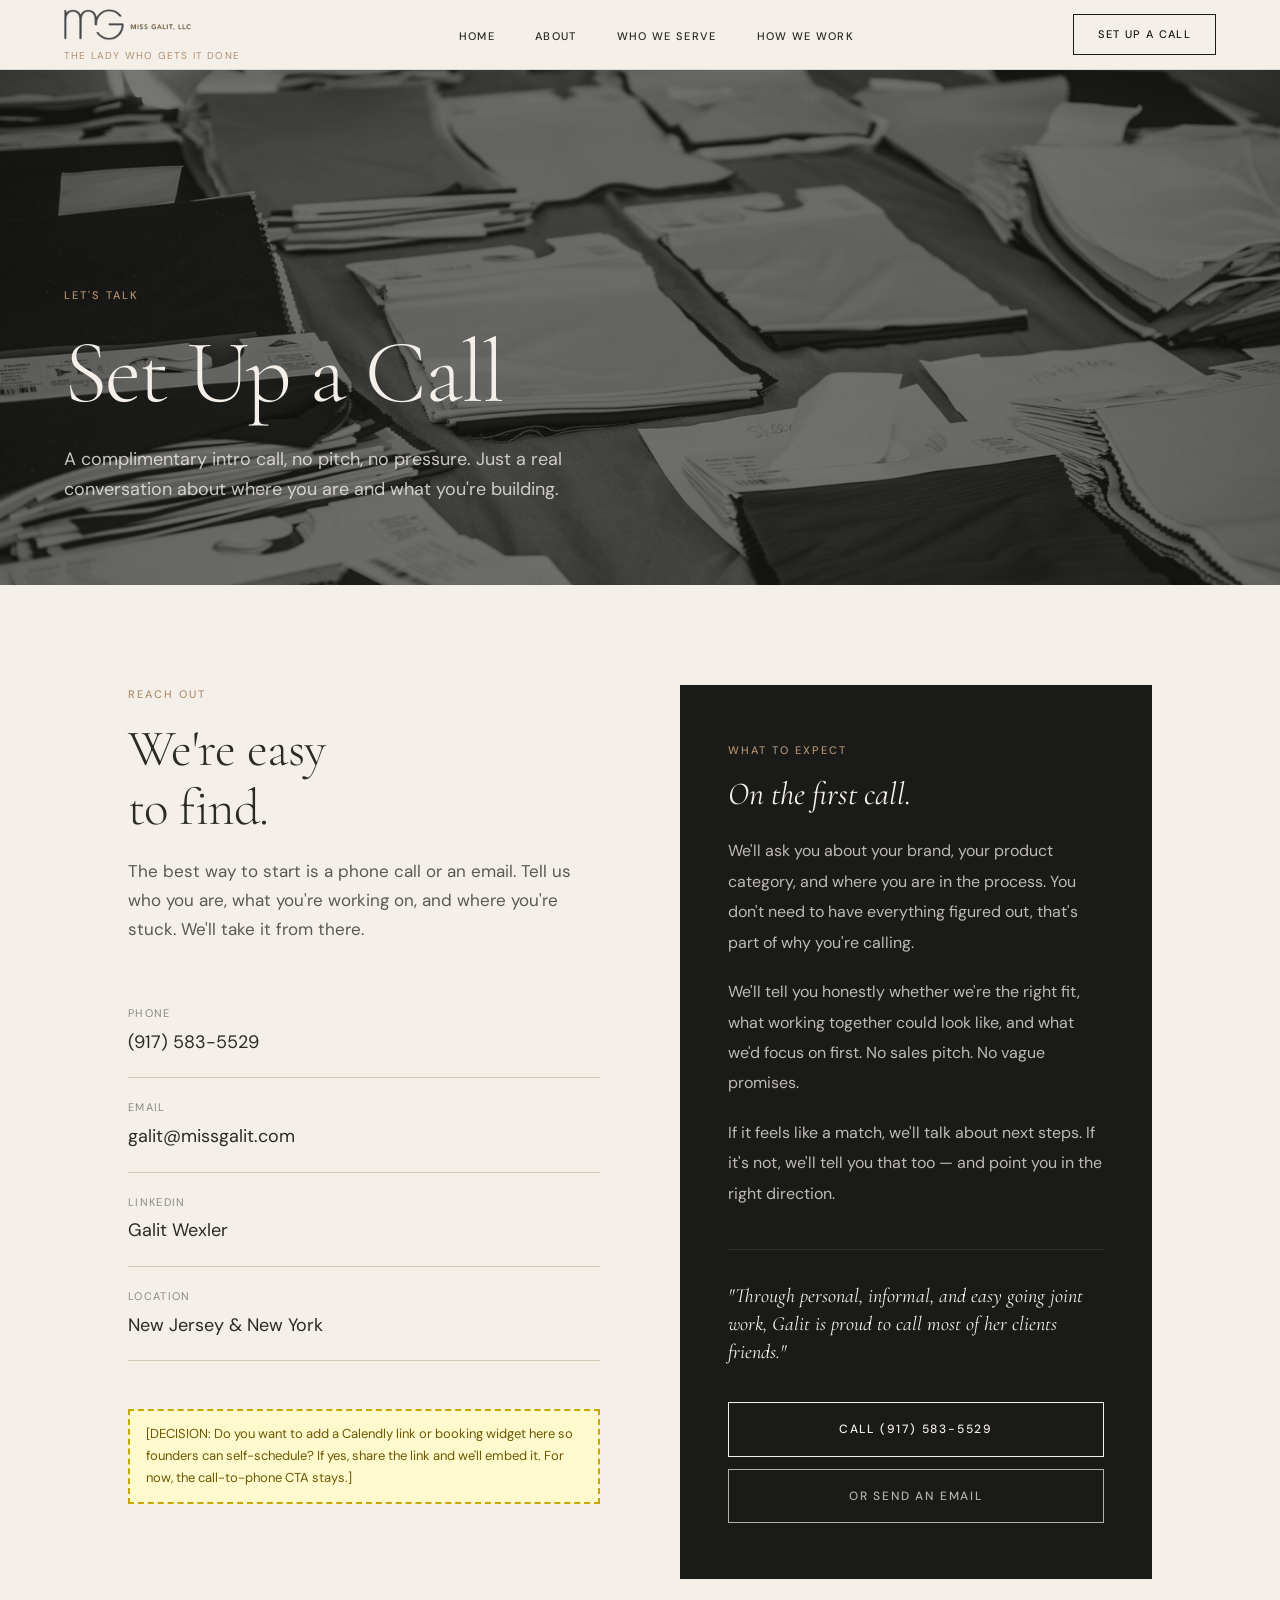
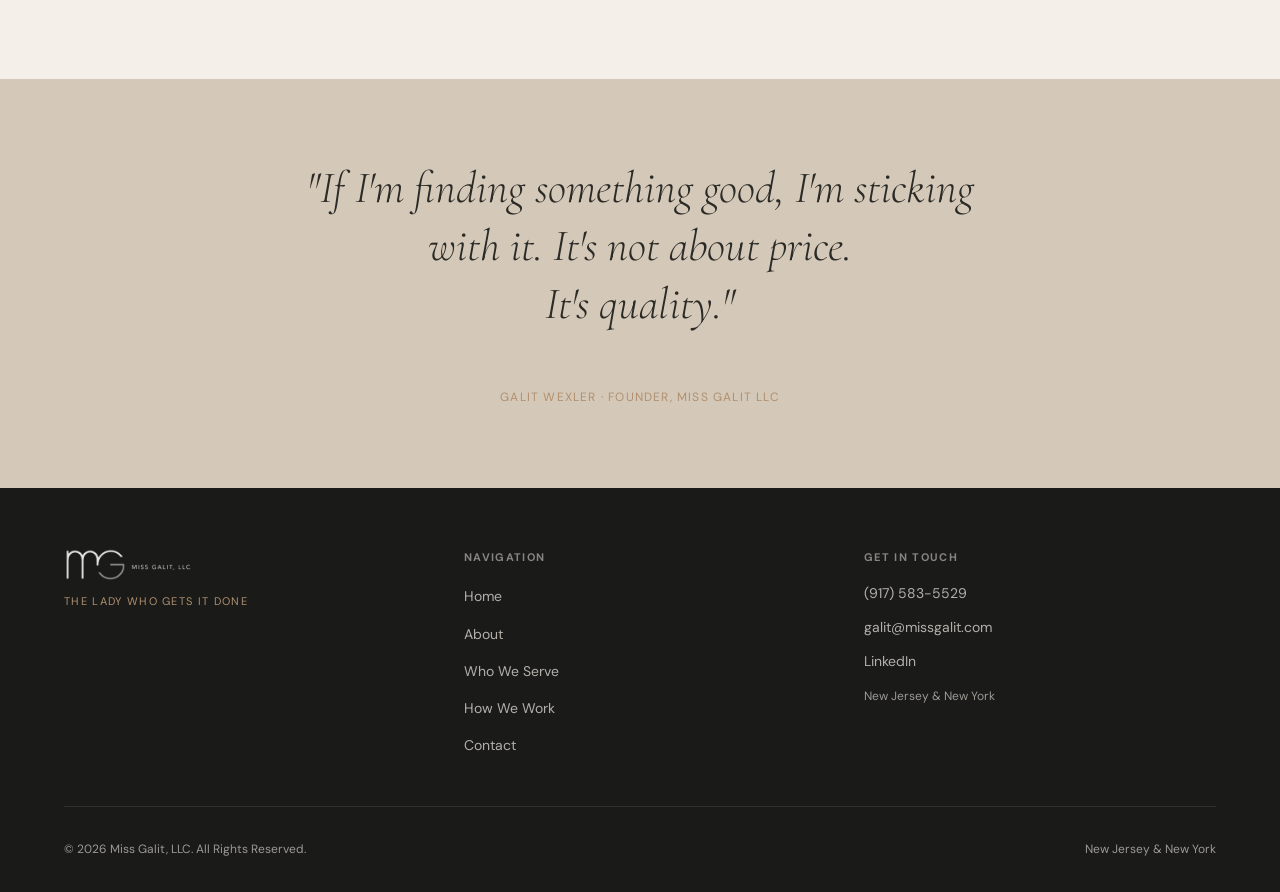
<file: contact.html>
<!DOCTYPE html>
<html lang="en">
<head>
  <meta charset="UTF-8" />
  <meta name="viewport" content="width=device-width, initial-scale=1.0" />
  <title>Contact | Miss Galit LLC</title>
  <meta name="description" content="Set up a complimentary intro call with Galit Wexler. No pitch. Just a real conversation about your brand and where you want to go." />
  <!-- [PHOTO: Replace favicon with a new .ico or .png file — add to images/ folder and update this path] -->
  <link rel="icon" href="https://missgalit.com/wp-content/uploads/2019/03/Fav.jpg" />
  <link rel="stylesheet" href="style.css" />
</head>
<body>

  <!-- NAV -->
  <nav id="main-nav">
    <a class="nav-logo" href="index.html">
      <img src="images/logo-nav.png" alt="Miss Galit" />
      <div class="tagline">The Lady Who Gets It Done</div>
    </a>
    <ul class="nav-links">
      <li><a href="index.html">Home</a></li>
      <li><a href="about.html">About</a></li>
      <li><a href="who-we-serve.html">Who We Serve</a></li>
      <li><a href="how-we-work.html">How We Work</a></li>
    </ul>
    <a href="contact.html" class="nav-cta active">Set Up a Call</a>
    <div class="nav-hamburger" id="hamburger" onclick="toggleMenu()">
      <span></span><span></span><span></span>
    </div>
  </nav>

  <div class="mobile-menu" id="mobile-menu">
    <ul>
      <li><a href="index.html">Home</a></li>
      <li><a href="about.html">About</a></li>
      <li><a href="who-we-serve.html">Who We Serve</a></li>
      <li><a href="how-we-work.html">How We Work</a></li>
      <li><a href="contact.html">Set Up a Call</a></li>
    </ul>
  </div>

  <!-- PAGE HERO -->
   <section style="margin-top: 70px; min-height: calc(65vh - 70px); position: relative; display: flex; align-items: flex-end; overflow: hidden;">
    <div style="position: absolute; inset: 0; background-image: url('images/fabric-swatches-bw.jpeg'); background-size: cover; background-position: center; background-attachment: fixed;"></div>
    <div style="position: absolute; inset: 0; background: rgba(26,26,24,0.6);"></div>
    <div style="position: relative; z-index: 2; padding: 80px 5vw;">
      <span class="eyebrow" style="color: var(--stone);">Let's Talk</span>
      <h1 style="color: var(--cream);">Set Up a Call</h1>
      <p style="color: rgba(244,239,232,0.8); font-size: 18px; max-width: 520px; margin-top: 20px;">A complimentary intro call, no pitch, no pressure. Just a real conversation about where you are and what you're building.</p>
    </div>
  </section>

  <!-- CONTACT SECTION -->
  <section class="section" style="padding: var(--section-pad) var(--gutter);">
    <div class="grid-2 container" style="gap: 80px; align-items: start;">

      <!-- LEFT: Contact Info -->
      <div>
        <span class="eyebrow">Reach Out</span>
        <h2>We're easy<br>to find.</h2>
        <p style="color: var(--mid); margin-top: 20px; font-size: 17px;">
          The best way to start is a phone call or an email. Tell us who you are, what you're working on, and where you're stuck. We'll take it from there.
        </p>

        <div class="contact-info" style="margin-top: 40px;">
          <a href="tel:9175835529">
            <div>
              <span class="contact-label">Phone</span>
              (917) 583-5529
            </div>
          </a>
          <a href="mailto:galit@missgalit.com">
            <div>
              <span class="contact-label">Email</span>
              galit@missgalit.com
            </div>
          </a>
          <a href="https://www.linkedin.com/in/galitwexler/" target="_blank">
            <div>
              <span class="contact-label">LinkedIn</span>
              Galit Wexler
            </div>
          </a>
          <div style="padding: 20px 0; border-bottom: 1px solid var(--stone-light);">
            <span class="contact-label">Location</span>
            <span style="font-size: 18px; color: var(--text);">New Jersey &amp; New York</span>
          </div>
        </div>

        <div style="margin-top: 40px;">
          <span class="ph-decision">[DECISION: Do you want to add a Calendly link or booking widget here so founders can self-schedule? If yes, share the link and we'll embed it. For now, the call-to-phone CTA stays.]</span>
        </div>
      </div>

      <!-- RIGHT: What to Expect -->
      <div style="background: var(--charcoal); padding: 56px 48px; color: var(--cream);">
        <span class="eyebrow" style="color: var(--stone);">What to Expect</span>
        <h3 style="color: var(--cream); margin-bottom: 24px; font-style: italic;">On the first call.</h3>
        <p style="color: rgba(244,239,232,0.75); font-size: 16px; line-height: 1.9;">
          We'll ask you about your brand, your product category, and where you are in the process. You don't need to have everything figured out, that's part of why you're calling.
        </p>
        <p style="color: rgba(244,239,232,0.75); font-size: 16px; line-height: 1.9;">
          We'll tell you honestly whether we're the right fit, what working together could look like, and what we'd focus on first. No sales pitch. No vague promises.
        </p>
        <p style="color: rgba(244,239,232,0.75); font-size: 16px; line-height: 1.9;">
          If it feels like a match, we'll talk about next steps. If it's not, we'll tell you that too — and point you in the right direction.
        </p>

        <div style="margin-top: 40px; border-top: 1px solid rgba(244,239,232,0.1); padding-top: 32px;">
          <p style="font-family: var(--font-display); font-size: 20px; font-style: italic; color: var(--cream); margin: 0; line-height: 1.4;">
            "Through personal, informal, and easy going joint work, Galit is proud to call most of her clients friends."
          </p>
        </div>

        <div style="margin-top: 36px;">
          <a href="tel:9175835529" class="btn btn--light" style="width: 100%; text-align: center; display: block;">Call (917) 583-5529</a>
          <a href="mailto:galit@missgalit.com" class="btn btn--light" style="width: 100%; text-align: center; display: block; margin-top: 12px; opacity: 0.7;">Or Send an Email</a>
        </div>
      </div>

    </div>
  </section>

  <!-- CLOSING QUOTE -->
  <section class="section section--stone" style="padding: 80px var(--gutter); text-align: center;">
    <div style="max-width: 680px; margin: 0 auto;">
      <p style="font-family: var(--font-display); font-size: clamp(28px, 3.5vw, 48px); font-style: italic; font-weight: 300; line-height: 1.3; color: var(--text);">
        "If I'm finding something good, I'm sticking with it. It's not about price.<br>It's quality."
      </p>
      <span style="font-size: 12px; letter-spacing: 0.1em; text-transform: uppercase; color: var(--stone); margin-top: 20px; display: block;">Galit Wexler · Founder, Miss Galit LLC</span>
    </div>
  </section>

  <!-- FOOTER -->
  <footer>
    <div class="footer-inner">
      <div class="footer-logo">
        <img src="images/logo-footer.png" alt="Miss Galit" />
        <div class="footer-tagline">The Lady Who Gets It Done</div>
      </div>
      <div class="footer-nav">
        <h5>Navigation</h5>
        <ul>
          <li><a href="index.html">Home</a></li>
          <li><a href="about.html">About</a></li>
          <li><a href="who-we-serve.html">Who We Serve</a></li>
          <li><a href="how-we-work.html">How We Work</a></li>
          <li><a href="contact.html">Contact</a></li>
        </ul>
      </div>
      <div class="footer-contact">
        <h5>Get in Touch</h5>
        <a href="tel:9175835529">(917) 583-5529</a>
        <a href="mailto:galit@missgalit.com">galit@missgalit.com</a>
        <a href="https://www.linkedin.com/in/galitwexler/" target="_blank">LinkedIn</a>
        <p style="margin-top: 12px; font-size: 12px;">New Jersey &amp; New York</p>
      </div>
    </div>
    <div class="footer-bottom">
      <span>© 2026 Miss Galit, LLC. All Rights Reserved.</span>
      <span>New Jersey &amp; New York</span>
    </div>
  </footer>

  <script>
    function toggleMenu() {
      document.getElementById('mobile-menu').classList.toggle('open');
    }
  </script>

</body>
</html>
</file>
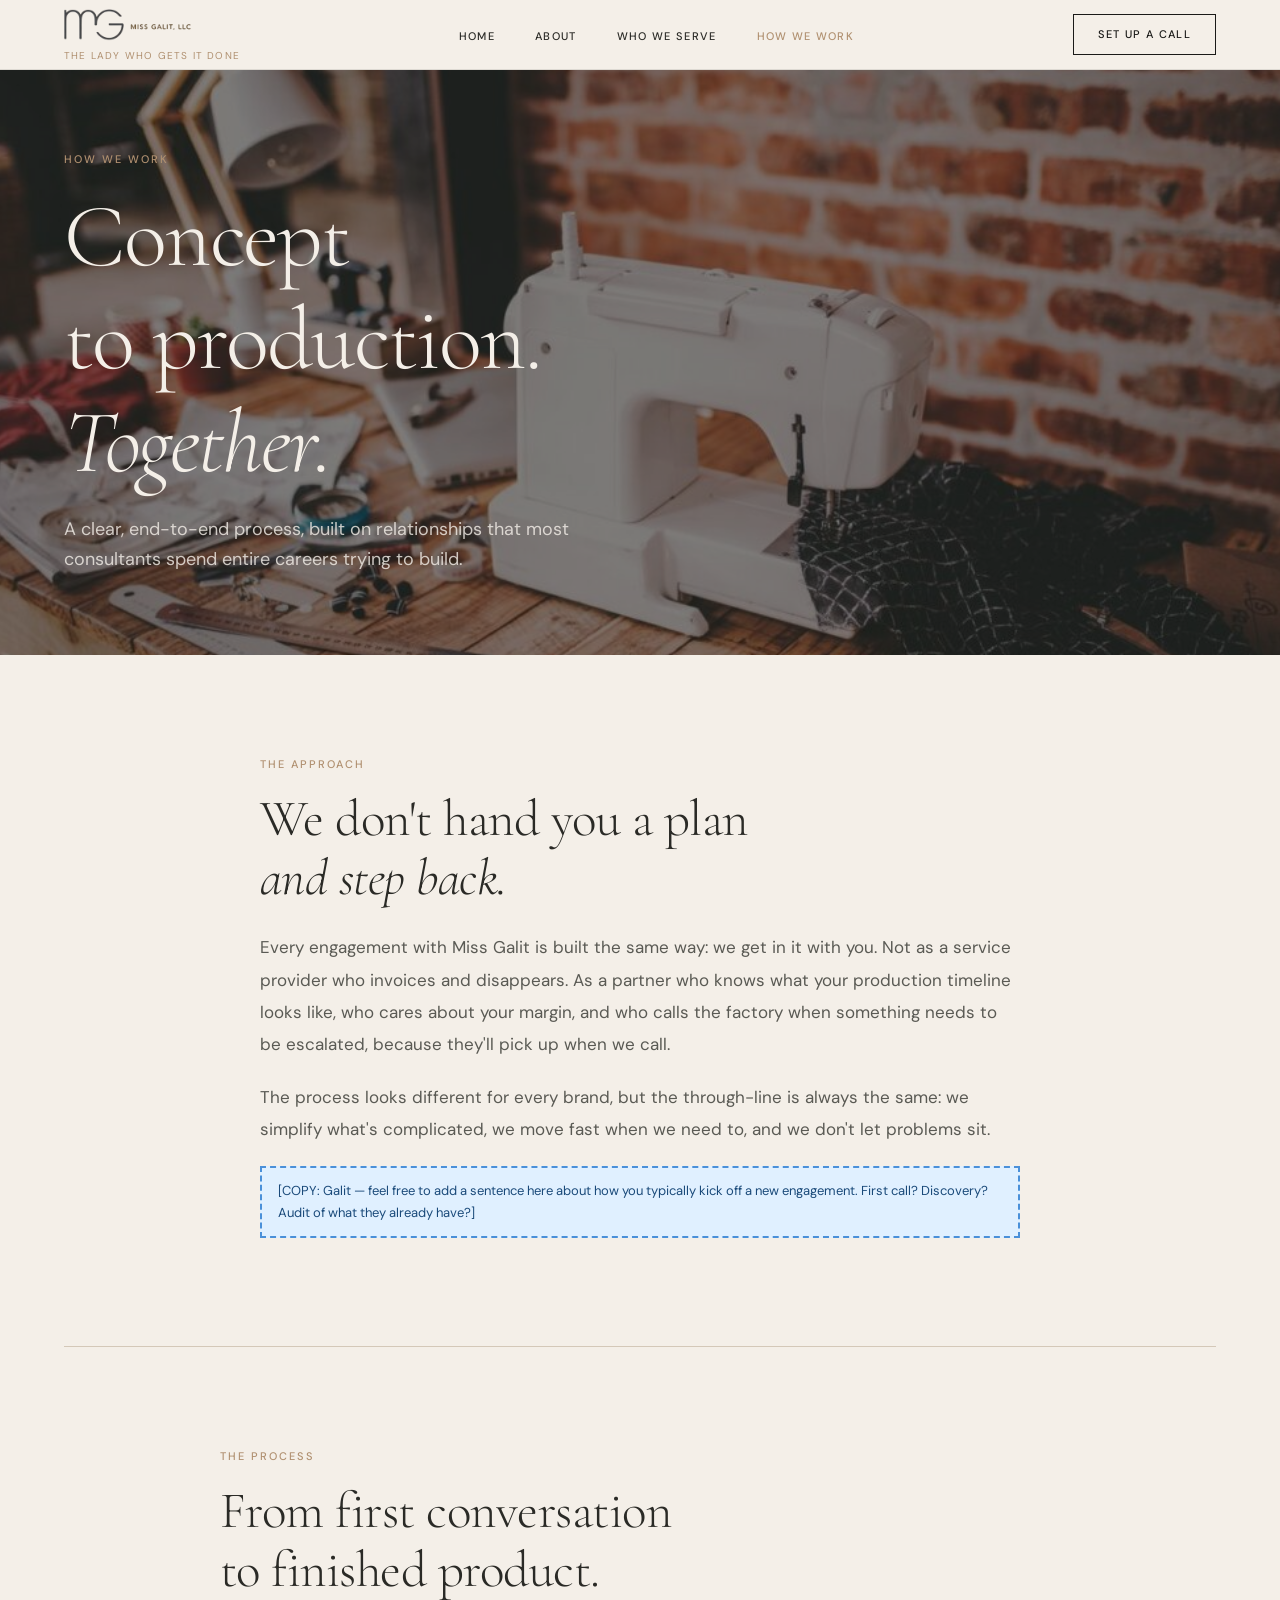
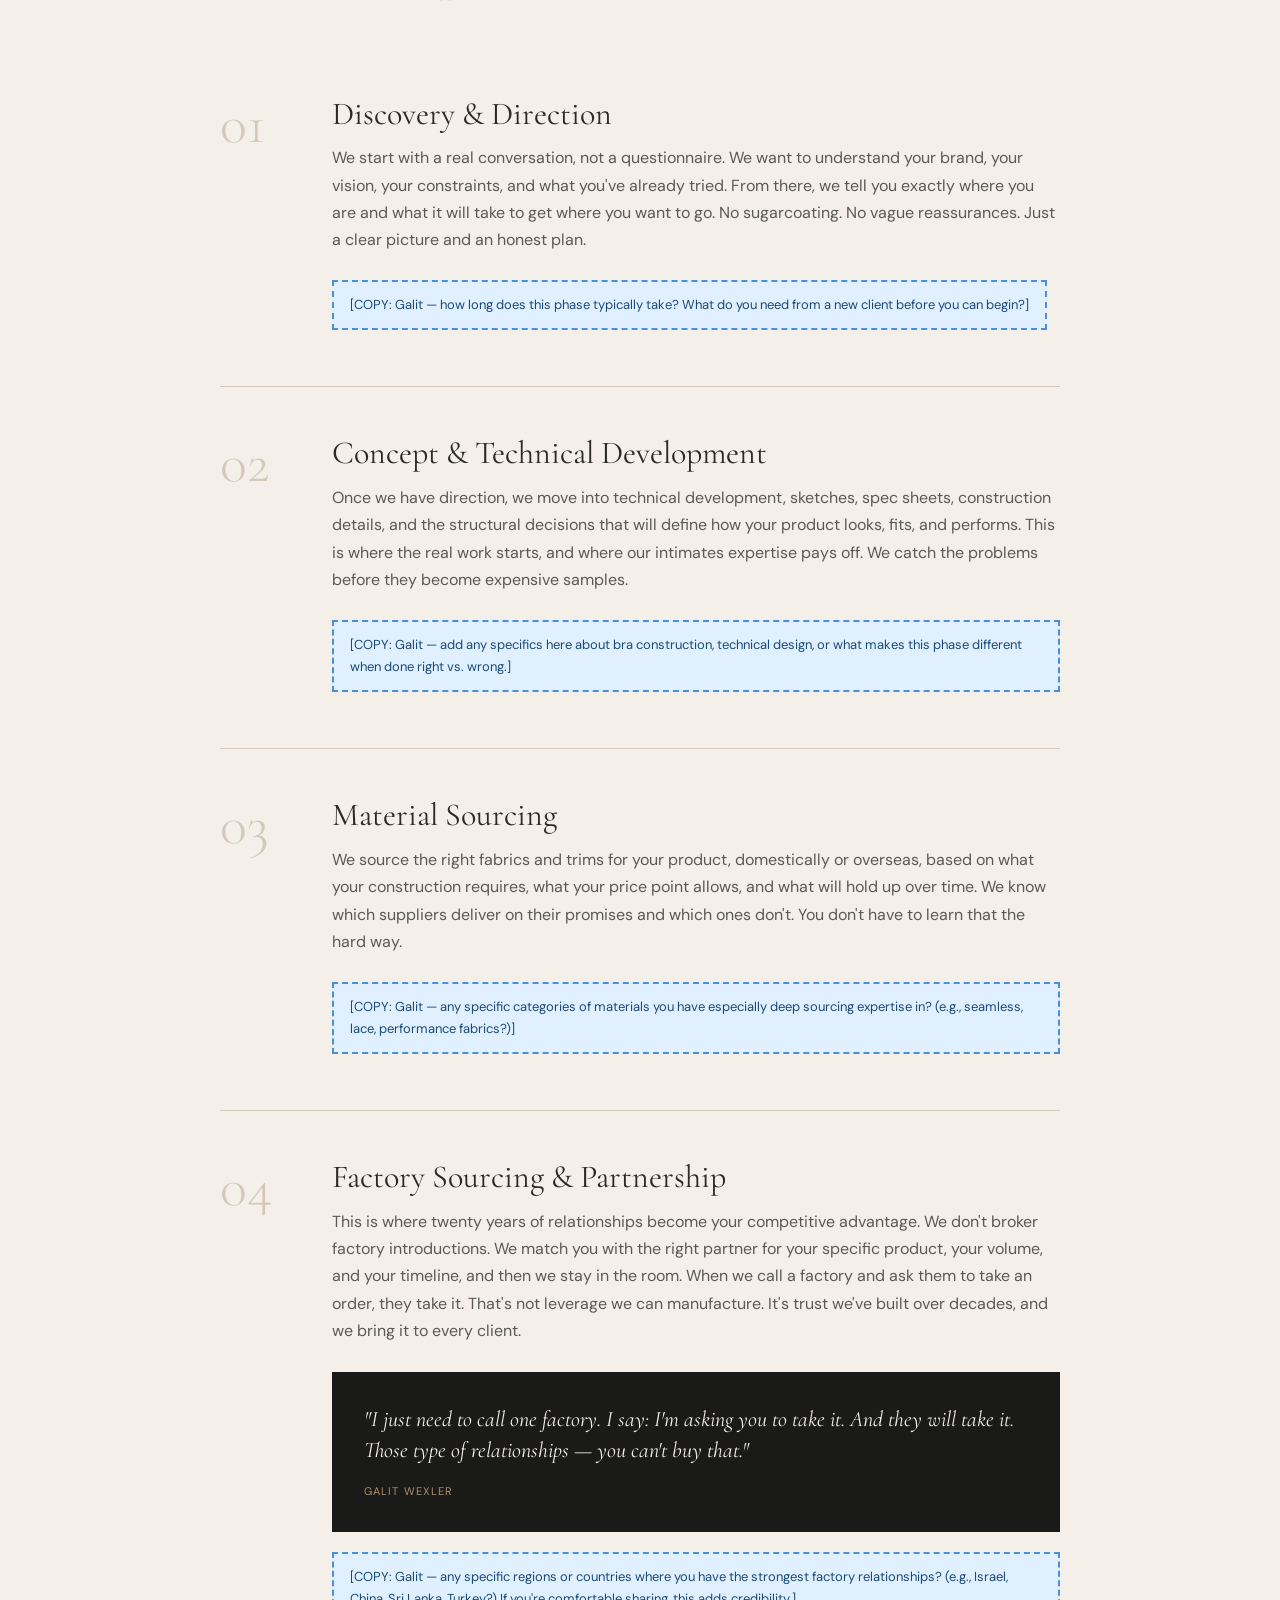
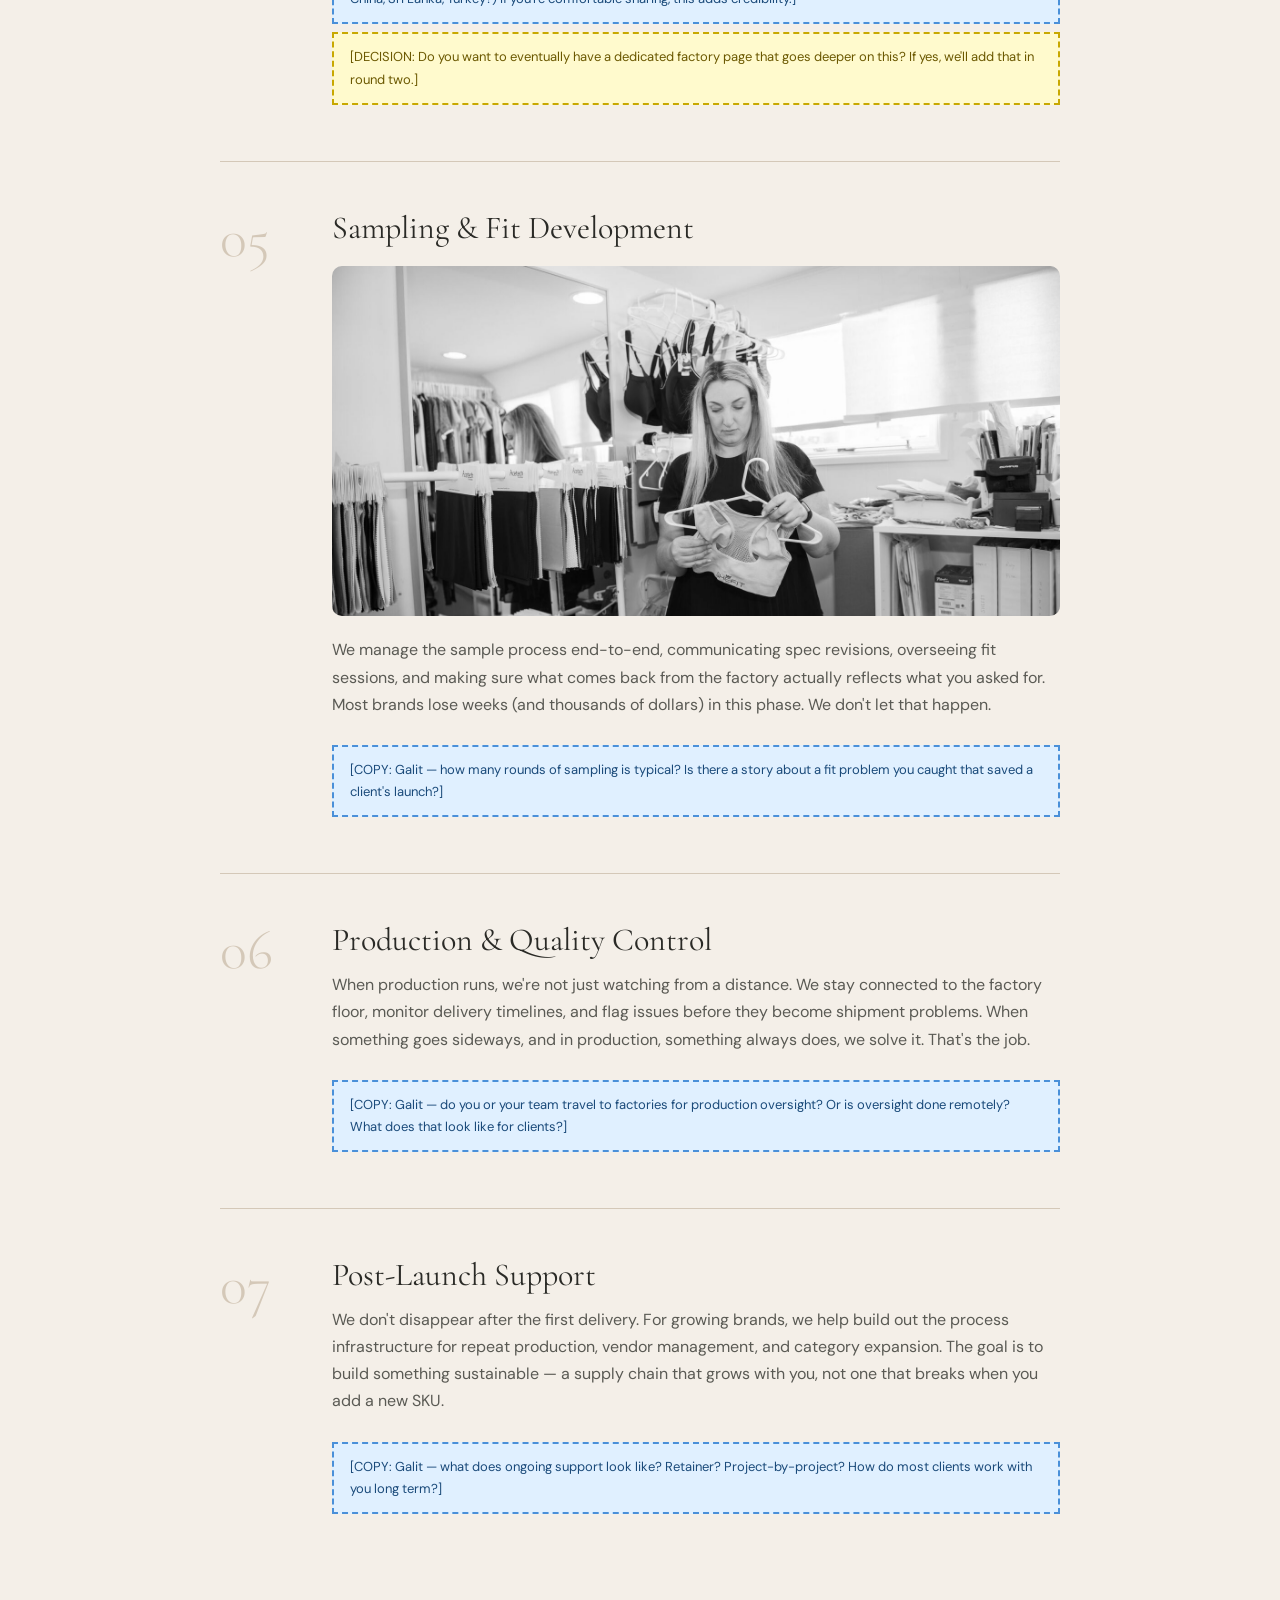
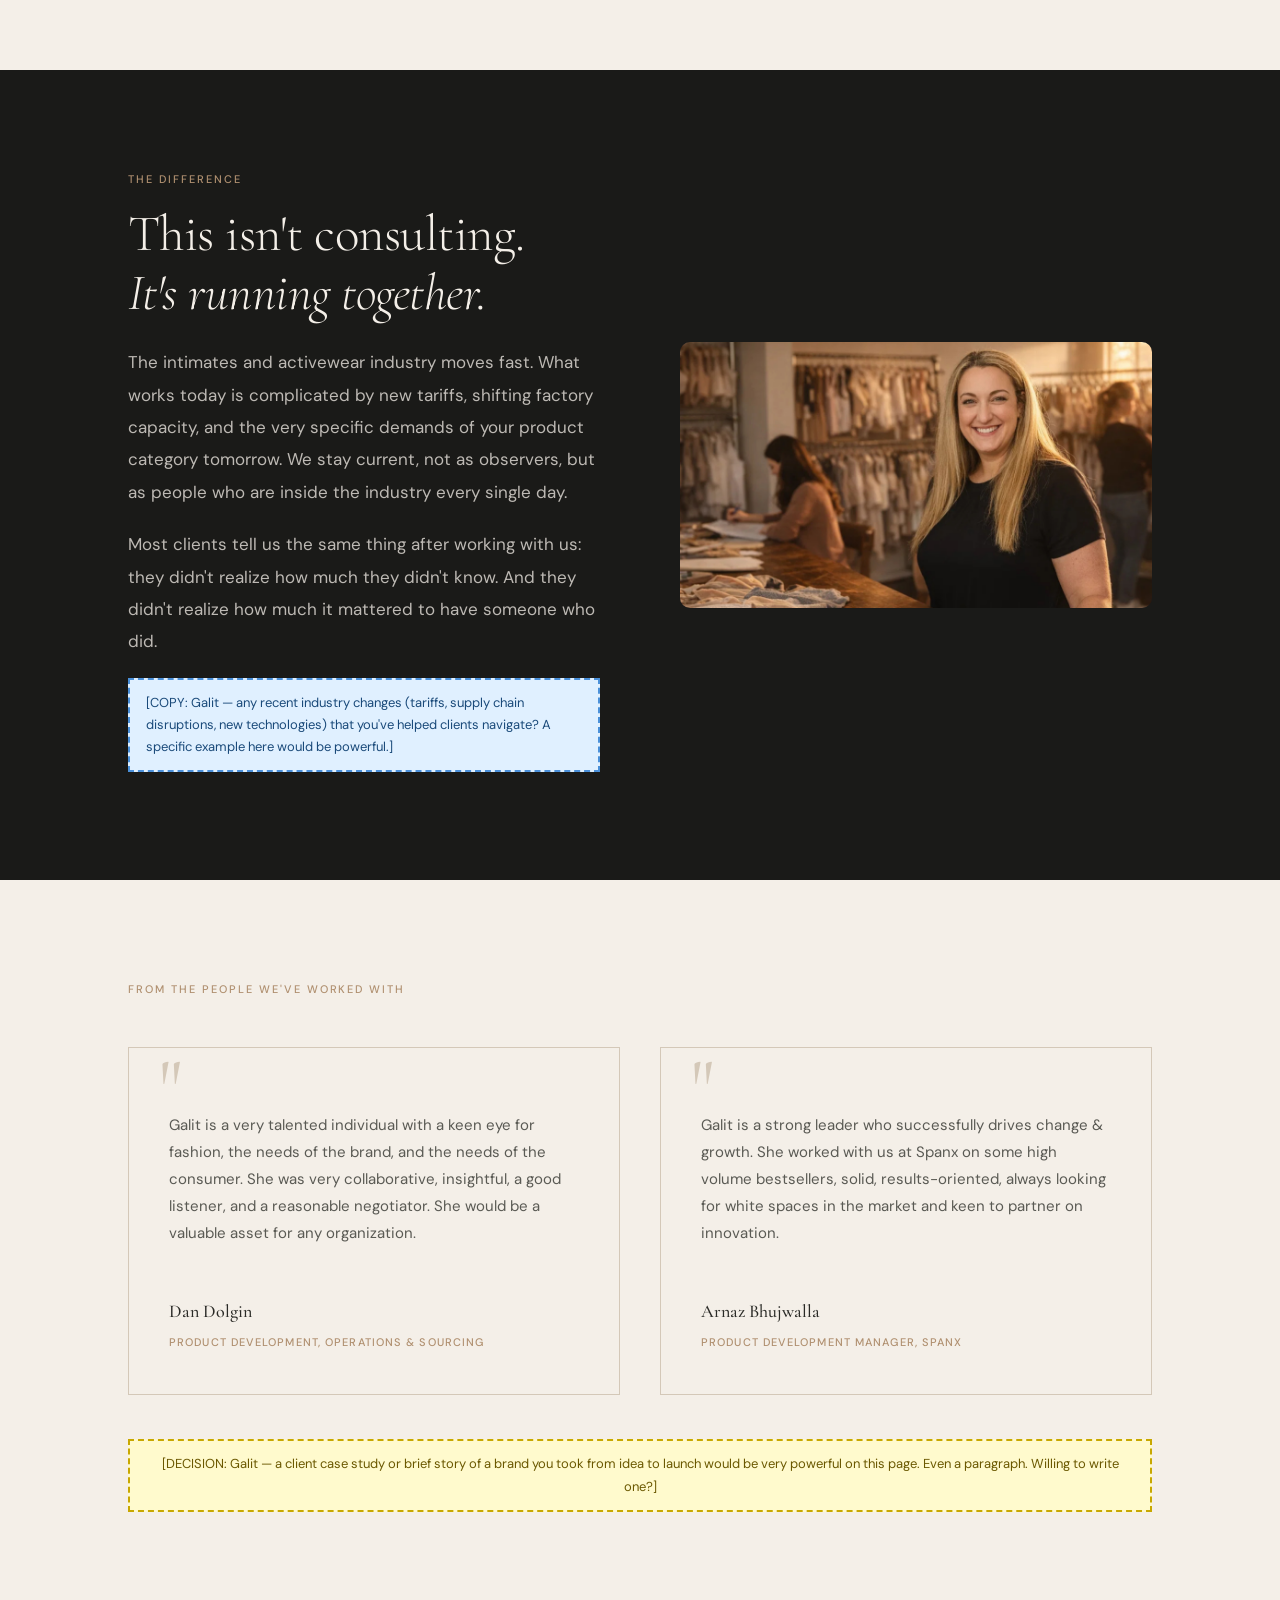
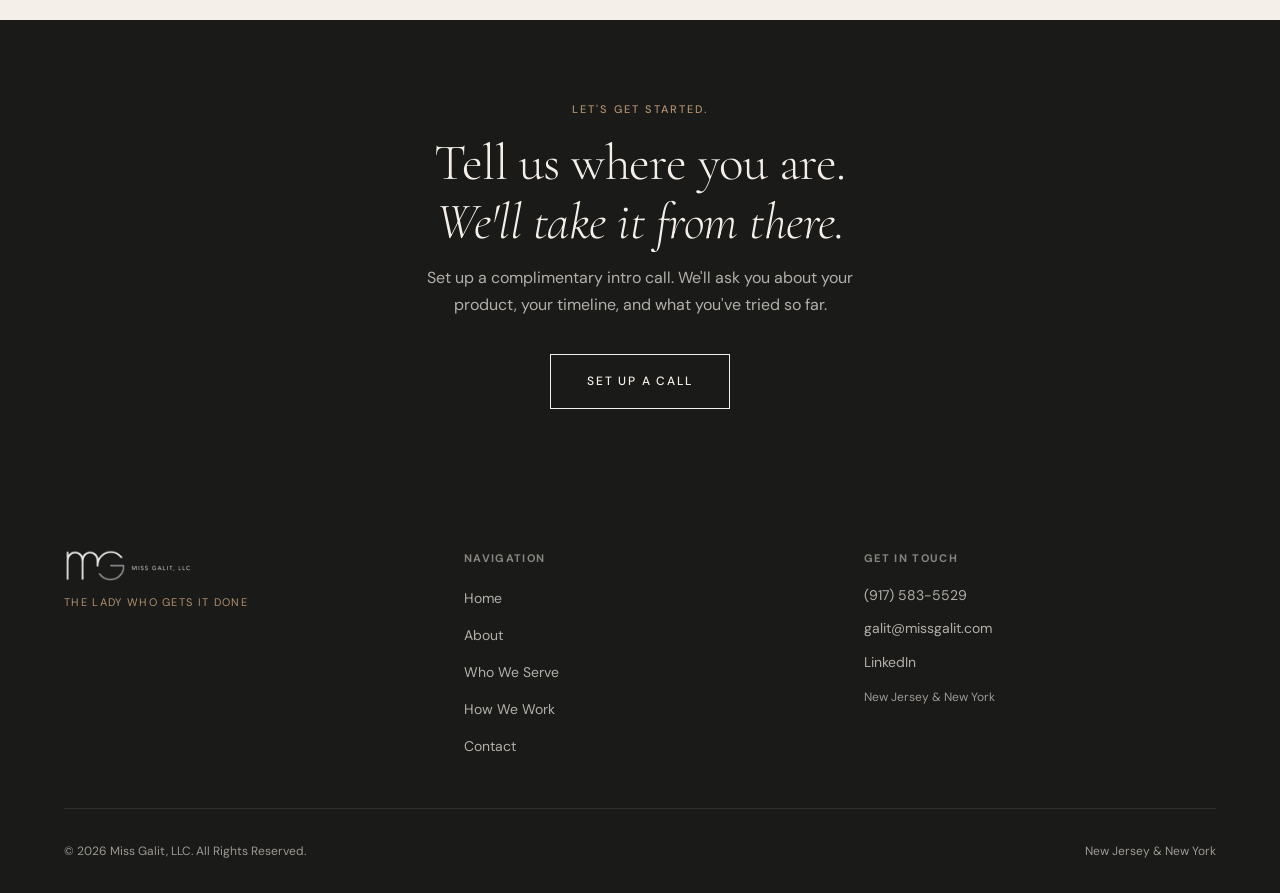
<file: how-we-work.html>
<!DOCTYPE html>
<html lang="en">
<head>
  <meta charset="UTF-8" />
  <meta name="viewport" content="width=device-width, initial-scale=1.0" />
  <title>How We Work | Miss Galit LLC</title>
  <meta name="description" content="From concept to production — a clear, relationship-driven process for intimates and activewear brands who want to build right." />
  <!-- [PHOTO: Replace favicon with a new .ico or .png file — add to images/ folder and update this path] -->
  <link rel="icon" href="https://missgalit.com/wp-content/uploads/2019/03/Fav.jpg" />
  <link rel="stylesheet" href="style.css" />
</head>
<body>

  <!-- NAV -->
  <nav id="main-nav">
    <a class="nav-logo" href="index.html">
      <img src="images/logo-nav.png" alt="Miss Galit" />
      <div class="tagline">The Lady Who Gets It Done</div>
    </a>
    <ul class="nav-links">
      <li><a href="index.html">Home</a></li>
      <li><a href="about.html">About</a></li>
      <li><a href="who-we-serve.html">Who We Serve</a></li>
      <li><a href="how-we-work.html" class="active">How We Work</a></li>
    </ul>
    <a href="contact.html" class="nav-cta">Set Up a Call</a>
    <div class="nav-hamburger" id="hamburger" onclick="toggleMenu()">
      <span></span><span></span><span></span>
    </div>
  </nav>

  <div class="mobile-menu" id="mobile-menu">
    <ul>
      <li><a href="index.html">Home</a></li>
      <li><a href="about.html">About</a></li>
      <li><a href="who-we-serve.html">Who We Serve</a></li>
      <li><a href="how-we-work.html">How We Work</a></li>
      <li><a href="contact.html">Set Up a Call</a></li>
    </ul>
  </div>

  <!-- PAGE HERO -->
  <section style="padding-top: 70px; min-height: 45vh; display: flex; align-items: flex-end; position: relative; overflow: hidden;">
    <div style="position: absolute; inset: 0; background-image: url('images/how-we-work-hero.jpg'); background-size: cover; background-position: center; background-attachment: fixed;"></div>
    <div style="position: absolute; inset: 0; background: rgba(26,26,24,0.55);"></div>
    <div style="position: relative; z-index: 2; padding: 80px 5vw;">
      <span class="eyebrow" style="color: var(--stone);">How We Work</span>
      <h1 style="color: var(--cream);">Concept<br>to production.<br><em>Together.</em></h1>
      <p style="color: rgba(244,239,232,0.8); font-size: 18px; max-width: 560px; margin-top: 20px;">A clear, end-to-end process, built on relationships that most consultants spend entire careers trying to build.</p>
    </div>
  </section>

  <!-- INTRO -->
  <section class="section" style="padding: var(--section-pad) var(--gutter);">
    <div style="max-width: 760px; margin: 0 auto;">
      <span class="eyebrow">The Approach</span>
      <h2>We don't hand you a plan<br><em>and step back.</em></h2>
      <p style="color: var(--mid); margin-top: 24px; font-size: 17px; line-height: 1.9;">
        Every engagement with Miss Galit is built the same way: we get in it with you. Not as a service provider who invoices and disappears. As a partner who knows what your production timeline looks like, who cares about your margin, and who calls the factory when something needs to be escalated, because they'll pick up when we call.
      </p>
      <p style="color: var(--mid); font-size: 17px; line-height: 1.9;">
        The process looks different for every brand, but the through-line is always the same: we simplify what's complicated, we move fast when we need to, and we don't let problems sit.
      </p>
      <span class="ph-copy" style="display: block; margin-top: 8px;">[COPY: Galit — feel free to add a sentence here about how you typically kick off a new engagement. First call? Discovery? Audit of what they already have?]</span>
    </div>
  </section>

  <div class="divider"></div>

  <!-- PROCESS STEPS -->
  <section class="section" style="padding: var(--section-pad) var(--gutter);">
    <div style="max-width: 840px; margin: 0 auto;">
      <span class="eyebrow">The Process</span>
      <h2 class="mb-md">From first conversation<br>to finished product.</h2>

      <div class="process-step">
        <div class="step-number">01</div>
        <div class="step-content">
          <h3>Discovery &amp; Direction</h3>
          <p style="color: var(--mid);">We start with a real conversation, not a questionnaire. We want to understand your brand, your vision, your constraints, and what you've already tried. From there, we tell you exactly where you are and what it will take to get where you want to go. No sugarcoating. No vague reassurances. Just a clear picture and an honest plan.</p>
          <span class="ph-copy">[COPY: Galit — how long does this phase typically take? What do you need from a new client before you can begin?]</span>
        </div>
      </div>

      <div class="process-step">
        <div class="step-number">02</div>
        <div class="step-content">
          <h3>Concept &amp; Technical Development</h3>
          <p style="color: var(--mid);">Once we have direction, we move into technical development, sketches, spec sheets, construction details, and the structural decisions that will define how your product looks, fits, and performs. This is where the real work starts, and where our intimates expertise pays off. We catch the problems before they become expensive samples.</p>
          <span class="ph-copy">[COPY: Galit — add any specifics here about bra construction, technical design, or what makes this phase different when done right vs. wrong.]</span>
        </div>
      </div>

      <div class="process-step">
        <div class="step-number">03</div>
        <div class="step-content">
          <h3>Material Sourcing</h3>
          <p style="color: var(--mid);">We source the right fabrics and trims for your product, domestically or overseas, based on what your construction requires, what your price point allows, and what will hold up over time. We know which suppliers deliver on their promises and which ones don't. You don't have to learn that the hard way.</p>
          <span class="ph-copy">[COPY: Galit — any specific categories of materials you have especially deep sourcing expertise in? (e.g., seamless, lace, performance fabrics?)]</span>
        </div>
      </div>

      <div class="process-step">
        <div class="step-number">04</div>
        <div class="step-content">
          <h3>Factory Sourcing &amp; Partnership</h3>
          <p style="color: var(--mid);">This is where twenty years of relationships become your competitive advantage. We don't broker factory introductions. We match you with the right partner for your specific product, your volume, and your timeline, and then we stay in the room. When we call a factory and ask them to take an order, they take it. That's not leverage we can manufacture. It's trust we've built over decades, and we bring it to every client.</p>

          <div style="margin-top: 28px; padding: 32px; background: var(--charcoal); color: var(--cream);">
            <p style="font-family: var(--font-display); font-size: 22px; font-style: italic; line-height: 1.4; margin: 0; color: var(--cream);">
              "I just need to call one factory. I say: I'm asking you to take it. And they will take it. Those type of relationships — you can't buy that."
            </p>
            <span style="font-size: 11px; letter-spacing: 0.1em; text-transform: uppercase; color: var(--stone); margin-top: 16px; display: block;">Galit Wexler</span>
          </div>

          <span class="ph-copy" style="display: block; margin-top: 20px;">[COPY: Galit — any specific regions or countries where you have the strongest factory relationships? (e.g., Israel, China, Sri Lanka, Turkey?) If you're comfortable sharing, this adds credibility.]</span>
          <span class="ph-decision" style="display: block; margin-top: 8px;">[DECISION: Do you want to eventually have a dedicated factory page that goes deeper on this? If yes, we'll add that in round two.]</span>
        </div>
      </div>

      <div class="process-step">
        <div class="step-number">05</div>
        <div class="step-content">
          <h3>Sampling &amp; Fit Development</h3>
          <img src="images/galit-showroom-bw.jpeg" alt="Sampling and fit development" style="width: 100%; height: 350px; object-fit: cover; object-position: center 20%; margin: 20px 0; border-radius: 10px;" />
          <p style="color: var(--mid);">We manage the sample process end-to-end, communicating spec revisions, overseeing fit sessions, and making sure what comes back from the factory actually reflects what you asked for. Most brands lose weeks (and thousands of dollars) in this phase. We don't let that happen.</p>
          <span class="ph-copy">[COPY: Galit — how many rounds of sampling is typical? Is there a story about a fit problem you caught that saved a client's launch?]</span>
        </div>
      </div>

      <div class="process-step">
        <div class="step-number">06</div>
        <div class="step-content">
          <h3>Production &amp; Quality Control</h3>
          <p style="color: var(--mid);">When production runs, we're not just watching from a distance. We stay connected to the factory floor, monitor delivery timelines, and flag issues before they become shipment problems. When something goes sideways, and in production, something always does, we solve it. That's the job.</p>
          <span class="ph-copy">[COPY: Galit — do you or your team travel to factories for production oversight? Or is oversight done remotely? What does that look like for clients?]</span>
        </div>
      </div>

      <div class="process-step" style="border-bottom: none;">
        <div class="step-number">07</div>
        <div class="step-content">
          <h3>Post-Launch Support</h3>
          <p style="color: var(--mid);">We don't disappear after the first delivery. For growing brands, we help build out the process infrastructure for repeat production, vendor management, and category expansion. The goal is to build something sustainable — a supply chain that grows with you, not one that breaks when you add a new SKU.</p>
          <span class="ph-copy">[COPY: Galit — what does ongoing support look like? Retainer? Project-by-project? How do most clients work with you long term?]</span>
        </div>
      </div>
    </div>
  </section>

  <!-- WHAT MAKES THIS DIFFERENT -->
  <section class="section section--dark" style="padding: var(--section-pad) var(--gutter);">
    <div class="container">
      <div class="grid-2" style="gap: 80px; align-items: center;">
        <div>
          <span class="eyebrow">The Difference</span>
          <h2>This isn't consulting.<br><em>It's running together.</em></h2>
          <p style="color: rgba(244,239,232,0.75); margin-top: 24px; font-size: 17px; line-height: 1.9;">
            The intimates and activewear industry moves fast. What works today is complicated by new tariffs, shifting factory capacity, and the very specific demands of your product category tomorrow. We stay current, not as observers, but as people who are inside the industry every single day.
          </p>
          <p style="color: rgba(244,239,232,0.75); font-size: 17px; line-height: 1.9;">
            Most clients tell us the same thing after working with us: they didn't realize how much they didn't know. And they didn't realize how much it mattered to have someone who did.
          </p>
          <span class="ph-copy" style="display: block; margin-top: 16px;">[COPY: Galit — any recent industry changes (tariffs, supply chain disruptions, new technologies) that you've helped clients navigate? A specific example here would be powerful.]</span>
        </div>
        <div>
          <img src="images/about-hero.png" alt="Galit Wexler in the showroom" style="width: 100%; max-height: 600px; object-fit: cover; object-position: center top; border-radius: 10px;" />
        </div>
      </div>
    </div>
  </section>

  <!-- TESTIMONIAL -->
  <section class="section" style="padding: var(--section-pad) var(--gutter);">
    <div class="container">
      <span class="eyebrow">From the People We've Worked With</span>
      <div class="grid-2 mt-md" style="gap: 40px;">
        <div class="testimonial-card">
          <span class="quote-mark">"</span>
          <p>Galit is a very talented individual with a keen eye for fashion, the needs of the brand, and the needs of the consumer. She was very collaborative, insightful, a good listener, and a reasonable negotiator. She would be a valuable asset for any organization.</p>
          <p class="t-name">Dan Dolgin</p>
          <span class="t-title">Product Development, Operations &amp; Sourcing</span>
        </div>
        <div class="testimonial-card">
          <span class="quote-mark">"</span>
          <p>Galit is a strong leader who successfully drives change &amp; growth. She worked with us at Spanx on some high volume bestsellers, solid, results-oriented, always looking for white spaces in the market and keen to partner on innovation.</p>
          <p class="t-name">Arnaz Bhujwalla</p>
          <span class="t-title">Product Development Manager, Spanx</span>
        </div>
      </div>
      <div style="text-align: center; margin-top: 36px;">
        <span class="ph-decision">[DECISION: Galit — a client case study or brief story of a brand you took from idea to launch would be very powerful on this page. Even a paragraph. Willing to write one?]</span>
      </div>
    </div>
  </section>

  <!-- CTA -->
  <section class="cta-band">
    <span class="eyebrow" style="display: block; text-align: center; margin-bottom: 16px;">Let's get started.</span>
    <h2>Tell us where you are.<br><em>We'll take it from there.</em></h2>
    <p>Set up a complimentary intro call. We'll ask you about your product, your timeline, and what you've tried so far.</p>
    <a href="contact.html" class="btn btn--light">Set Up a Call</a>
  </section>

  <!-- FOOTER -->
  <footer>
    <div class="footer-inner">
      <div class="footer-logo">
        <img src="images/logo-footer.png" alt="Miss Galit" />
        <div class="footer-tagline">The Lady Who Gets It Done</div>
      </div>
      <div class="footer-nav">
        <h5>Navigation</h5>
        <ul>
          <li><a href="index.html">Home</a></li>
          <li><a href="about.html">About</a></li>
          <li><a href="who-we-serve.html">Who We Serve</a></li>
          <li><a href="how-we-work.html">How We Work</a></li>
          <li><a href="contact.html">Contact</a></li>
        </ul>
      </div>
      <div class="footer-contact">
        <h5>Get in Touch</h5>
        <a href="tel:9175835529">(917) 583-5529</a>
        <a href="mailto:galit@missgalit.com">galit@missgalit.com</a>
        <a href="https://www.linkedin.com/in/galitwexler/" target="_blank">LinkedIn</a>
        <p style="margin-top: 12px; font-size: 12px;">New Jersey &amp; New York</p>
      </div>
    </div>
    <div class="footer-bottom">
      <span>© 2026 Miss Galit, LLC. All Rights Reserved.</span>
      <span>New Jersey &amp; New York</span>
    </div>
  </footer>

  <script>
    function toggleMenu() {
      document.getElementById('mobile-menu').classList.toggle('open');
    }
  </script>

</body>
</html>
</file>
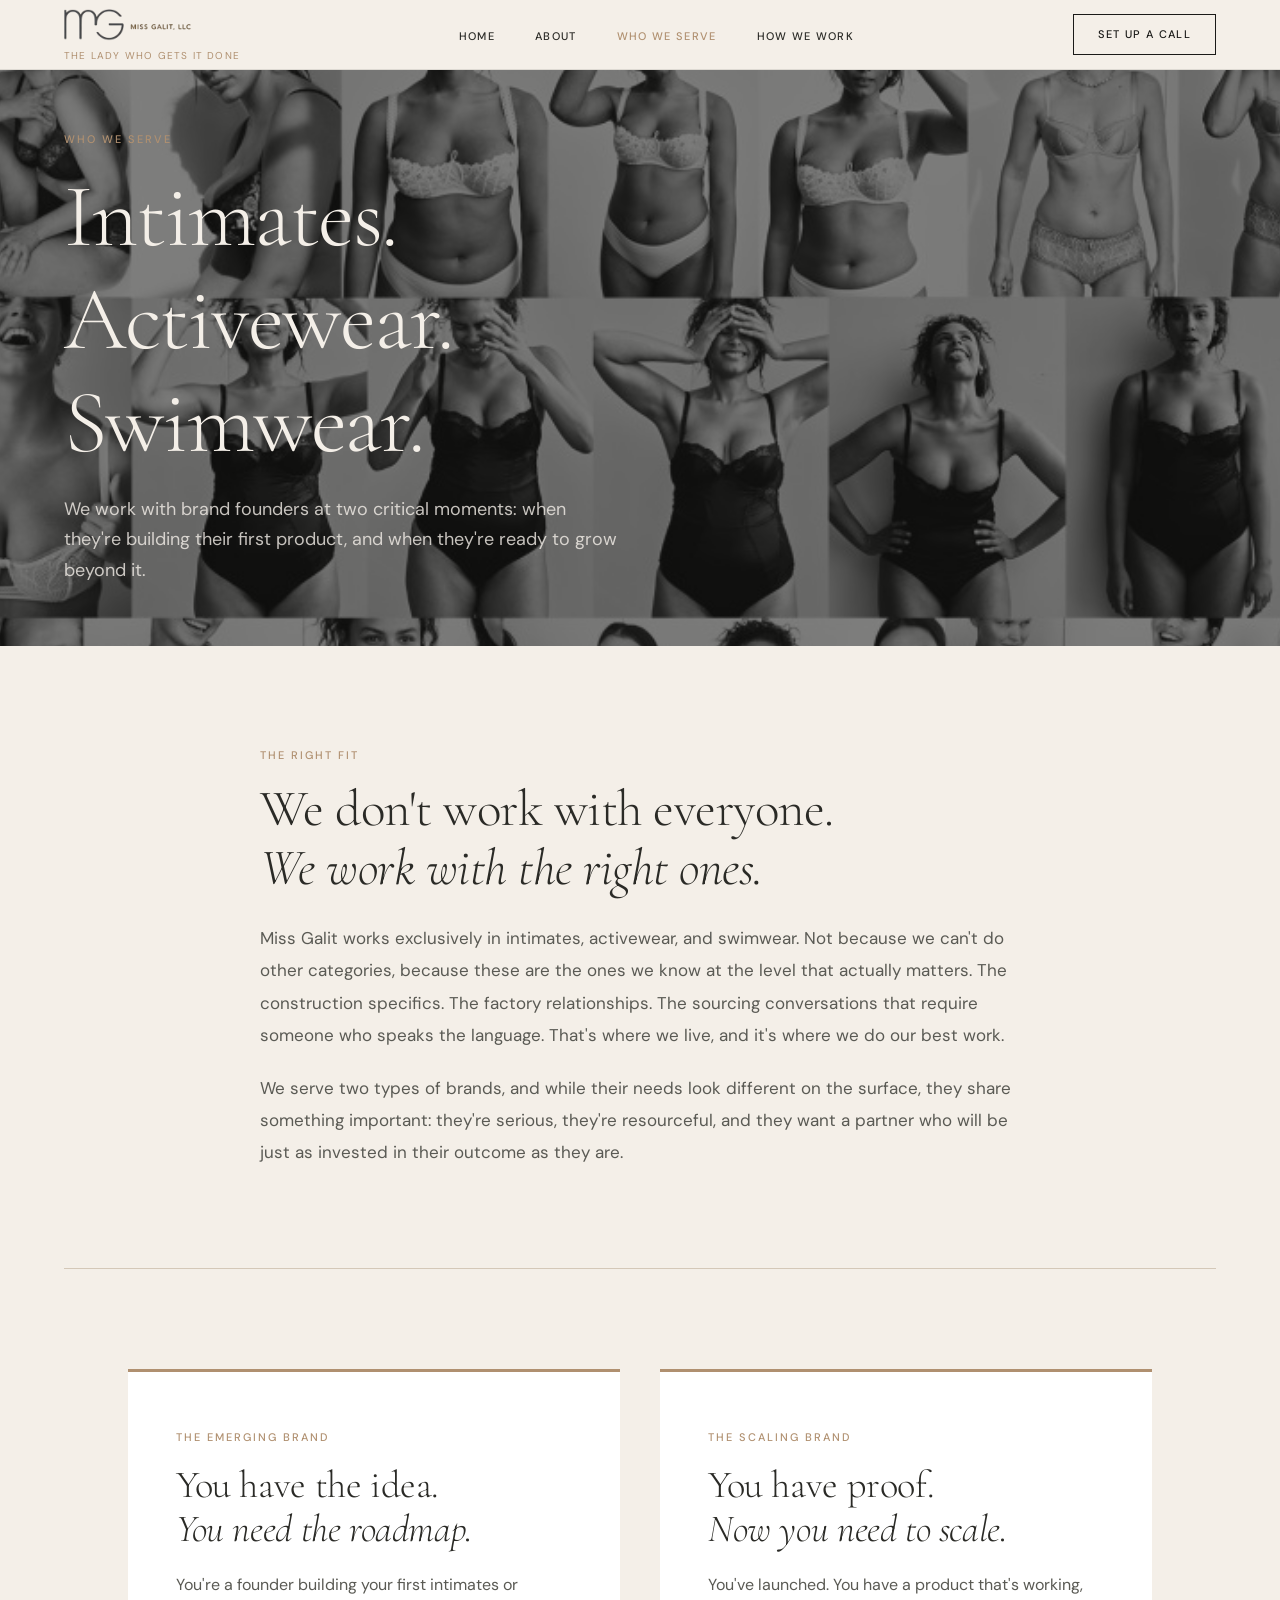
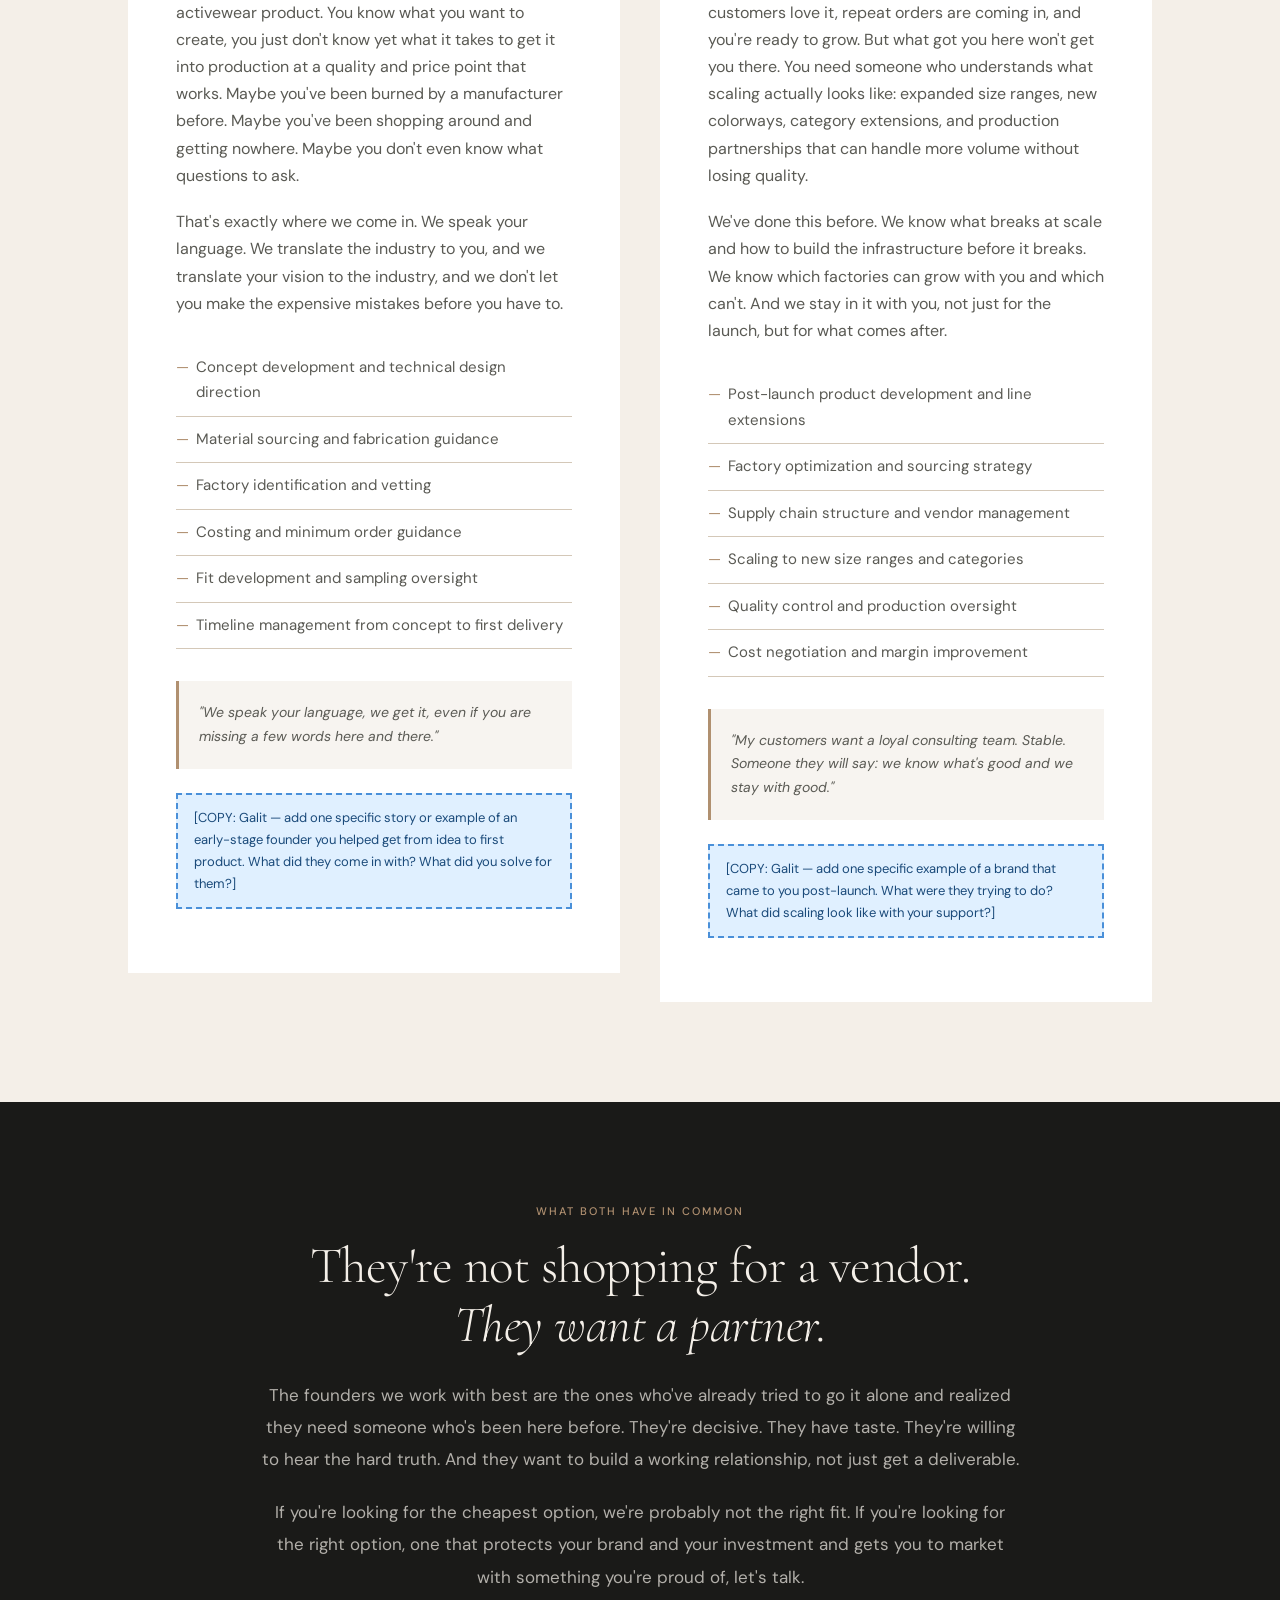
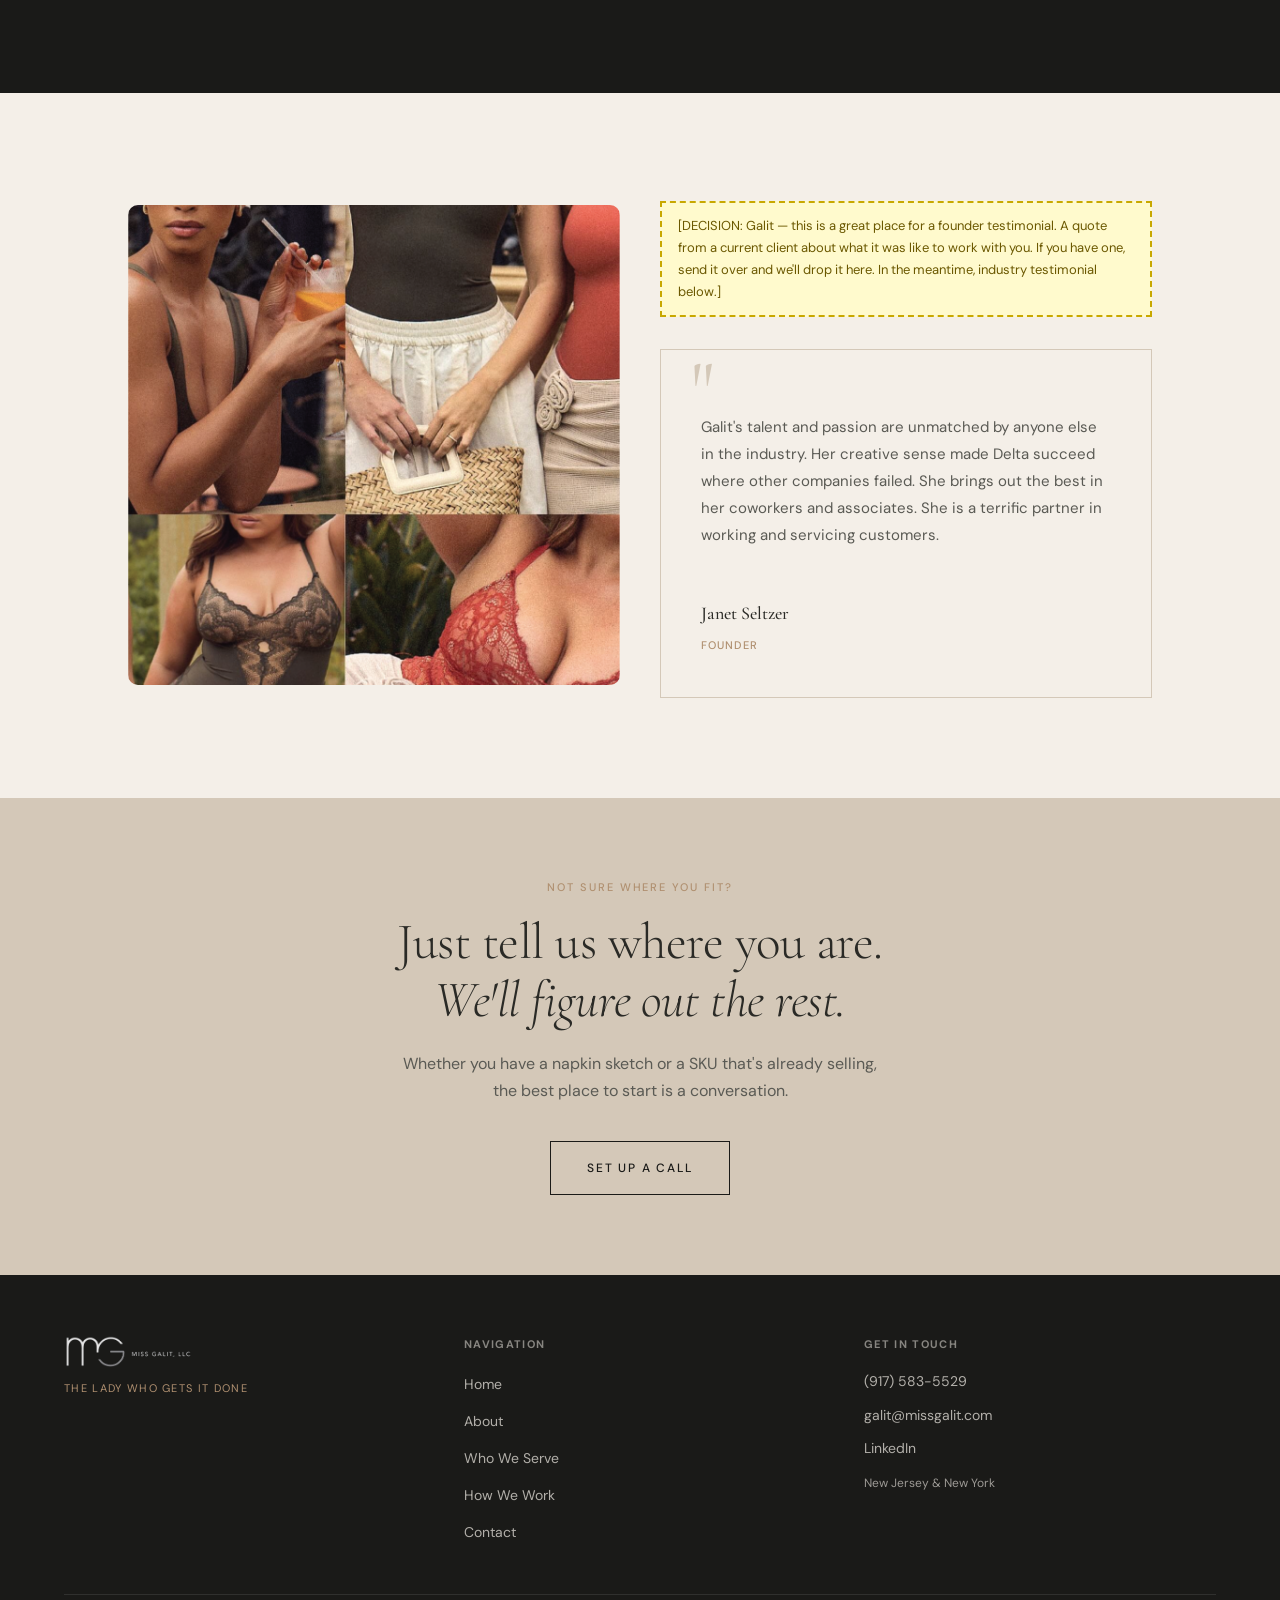
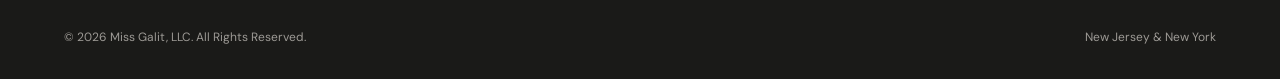
<file: who-we-serve.html>
<!DOCTYPE html>
<html lang="en">
<head>
  <meta charset="UTF-8" />
  <meta name="viewport" content="width=device-width, initial-scale=1.0" />
  <title>Who We Serve | Miss Galit LLC</title>
  <meta name="description" content="Miss Galit works with two kinds of intimates and activewear brands — founders building their first product, and brands ready to scale." />
  <!-- [PHOTO: Replace favicon with a new .ico or .png file — add to images/ folder and update this path] -->
  <link rel="icon" href="https://missgalit.com/wp-content/uploads/2019/03/Fav.jpg" />
  <link rel="stylesheet" href="style.css" />
</head>
<body>

  <!-- NAV -->
  <nav id="main-nav">
    <a class="nav-logo" href="index.html">
      <img src="images/logo-nav.png" alt="Miss Galit" />
      <div class="tagline">The Lady Who Gets It Done</div>
    </a>
    <ul class="nav-links">
      <li><a href="index.html">Home</a></li>
      <li><a href="about.html">About</a></li>
      <li><a href="who-we-serve.html" class="active">Who We Serve</a></li>
      <li><a href="how-we-work.html">How We Work</a></li>
    </ul>
    <a href="contact.html" class="nav-cta">Set Up a Call</a>
    <div class="nav-hamburger" id="hamburger" onclick="toggleMenu()">
      <span></span><span></span><span></span>
    </div>
  </nav>

  <div class="mobile-menu" id="mobile-menu">
    <ul>
      <li><a href="index.html">Home</a></li>
      <li><a href="about.html">About</a></li>
      <li><a href="who-we-serve.html">Who We Serve</a></li>
      <li><a href="how-we-work.html">How We Work</a></li>
      <li><a href="contact.html">Set Up a Call</a></li>
    </ul>
  </div>

  <!-- PAGE HERO -->
  <section style="padding-top: 70px; min-height: 45vh; display: flex; align-items: flex-end; position: relative; overflow: hidden;">
    <div style="position: absolute; inset: 0; background-image: url('images/all-sizes.jpg'); background-size: cover; background-position: center; background-attachment: fixed;"></div>
    <div style="position: absolute; inset: 0; background: rgba(26,26,24,0.55);"></div>
    <div style="position: relative; z-index: 2; padding: 60px 5vw;">
      <span class="eyebrow" style="color: var(--stone);">Who We Serve</span>
      <h1 style="color: var(--cream);">Intimates.<br>Activewear.<br>Swimwear.</h1>
      <p style="color: rgba(244,239,232,0.8); font-size: 18px; max-width: 560px; margin-top: 20px;">We work with brand founders at two critical moments: when they're building their first product, and when they're ready to grow beyond it.</p>
    </div>
  </section>

  <!-- INTRO -->
  <section class="section" style="padding: var(--section-pad) var(--gutter);">
    <div style="max-width: 760px; margin: 0 auto;">
      <span class="eyebrow">The Right Fit</span>
      <h2>We don't work with everyone.<br><em>We work with the right ones.</em></h2>
      <p style="color: var(--mid); margin-top: 24px; font-size: 17px; line-height: 1.9;">
        Miss Galit works exclusively in intimates, activewear, and swimwear. Not because we can't do other categories, because these are the ones we know at the level that actually matters. The construction specifics. The factory relationships. The sourcing conversations that require someone who speaks the language. That's where we live, and it's where we do our best work.
      </p>
      <p style="color: var(--mid); font-size: 17px; line-height: 1.9;">
        We serve two types of brands, and while their needs look different on the surface, they share something important: they're serious, they're resourceful, and they want a partner who will be just as invested in their outcome as they are.
      </p>
    </div>
  </section>

  <div class="divider"></div>

  <!-- TWO AUDIENCE CARDS -->
  <section class="section" style="padding: var(--section-pad) var(--gutter);">
    <div class="container">
      <div class="grid-2" style="gap: 40px; align-items: start;">

        <!-- THE EMERGING BRAND -->
        <div class="audience-card">
          <span class="eyebrow">The Emerging Brand</span>
          <h2 style="font-size: clamp(28px, 3vw, 44px);">You have the idea.<br><em>You need the roadmap.</em></h2>
          <p style="color: var(--mid); margin-top: 20px;">
            You're a founder building your first intimates or activewear product. You know what you want to create, you just don't know yet what it takes to get it into production at a quality and price point that works. Maybe you've been burned by a manufacturer before. Maybe you've been shopping around and getting nowhere. Maybe you don't even know what questions to ask.
          </p>
          <p style="color: var(--mid);">
            That's exactly where we come in. We speak your language. We translate the industry to you, and we translate your vision to the industry, and we don't let you make the expensive mistakes before you have to.
          </p>
          <ul style="margin-top: 28px;">
            <li>Concept development and technical design direction</li>
            <li>Material sourcing and fabrication guidance</li>
            <li>Factory identification and vetting</li>
            <li>Costing and minimum order guidance</li>
            <li>Fit development and sampling oversight</li>
            <li>Timeline management from concept to first delivery</li>
          </ul>
          <div style="margin-top: 32px; padding: 20px; background: rgba(176,144,112,0.1); border-left: 3px solid var(--stone);">
            <p style="font-size: 14px; color: var(--mid); margin: 0; font-style: italic;">"We speak your language, we get it, even if you are missing a few words here and there."</p>
          </div>
          <span class="ph-copy" style="display: block; margin-top: 24px;">[COPY: Galit — add one specific story or example of an early-stage founder you helped get from idea to first product. What did they come in with? What did you solve for them?]</span>
        </div>

        <!-- THE SCALING BRAND -->
        <div class="audience-card">
          <span class="eyebrow">The Scaling Brand</span>
          <h2 style="font-size: clamp(28px, 3vw, 44px);">You have proof.<br><em>Now you need to scale.</em></h2>
          <p style="color: var(--mid); margin-top: 20px;">
            You've launched. You have a product that's working, customers love it, repeat orders are coming in, and you're ready to grow. But what got you here won't get you there. You need someone who understands what scaling actually looks like: expanded size ranges, new colorways, category extensions, and production partnerships that can handle more volume without losing quality.
          </p>
          <p style="color: var(--mid);">
            We've done this before. We know what breaks at scale and how to build the infrastructure before it breaks. We know which factories can grow with you and which can't. And we stay in it with you, not just for the launch, but for what comes after.
          </p>
          <ul style="margin-top: 28px;">
            <li>Post-launch product development and line extensions</li>
            <li>Factory optimization and sourcing strategy</li>
            <li>Supply chain structure and vendor management</li>
            <li>Scaling to new size ranges and categories</li>
            <li>Quality control and production oversight</li>
            <li>Cost negotiation and margin improvement</li>
          </ul>
          <div style="margin-top: 32px; padding: 20px; background: rgba(176,144,112,0.1); border-left: 3px solid var(--stone);">
            <p style="font-size: 14px; color: var(--mid); margin: 0; font-style: italic;">"My customers want a loyal consulting team. Stable. Someone they will say: we know what's good and we stay with good."</p>
          </div>
          <span class="ph-copy" style="display: block; margin-top: 24px;">[COPY: Galit — add one specific example of a brand that came to you post-launch. What were they trying to do? What did scaling look like with your support?]</span>
        </div>

      </div>
    </div>
  </section>

  <!-- WHAT THEY HAVE IN COMMON -->
  <section class="section section--dark" style="padding: var(--section-pad) var(--gutter);">
    <div style="max-width: 760px; margin: 0 auto; text-align: center;">
      <span class="eyebrow">What Both Have in Common</span>
      <h2>They're not shopping for a vendor. <em>They want a partner.</em></h2>
      <p style="color: rgba(244,239,232,0.7); margin-top: 24px; font-size: 17px; line-height: 1.9;">
        The founders we work with best are the ones who've already tried to go it alone and realized they need someone who's been here before. They're decisive. They have taste. They're willing to hear the hard truth. And they want to build a working relationship, not just get a deliverable.
      </p>
      <p style="color: rgba(244,239,232,0.7); font-size: 17px; line-height: 1.9;">
        If you're looking for the cheapest option, we're probably not the right fit. If you're looking for the right option, one that protects your brand and your investment and gets you to market with something you're proud of, let's talk.
      </p>
    </div>
  </section>

  <!-- TESTIMONIAL -->
  <section class="section" style="padding: var(--section-pad) var(--gutter);">
    <div class="container">
      <div class="grid-2" style="gap: 40px; align-items: center;">
        <div>
          <img src="images/portfolio-collage.png" alt="Intimates and activewear portfolio" style="width: 100%; height: 480px; object-fit: cover; object-position: center 30%; border-radius: 10px;" />
        </div>
        <div>
          <span class="ph-decision" style="display: block; margin-bottom: 32px;">[DECISION: Galit — this is a great place for a founder testimonial. A quote from a current client about what it was like to work with you. If you have one, send it over and we'll drop it here. In the meantime, industry testimonial below.]</span>
          <div class="testimonial-card">
            <span class="quote-mark">"</span>
            <p>Galit's talent and passion are unmatched by anyone else in the industry. Her creative sense made Delta succeed where other companies failed. She brings out the best in her coworkers and associates. She is a terrific partner in working and servicing customers.</p>
            <p class="t-name">Janet Seltzer</p>
            <span class="t-title">Founder</span>
          </div>
        </div>
      </div>
    </div>
  </section>

  <!-- NOT SURE WHERE YOU FIT -->
  <section class="section section--stone" style="padding: 80px var(--gutter); text-align: center;">
    <span class="eyebrow">Not Sure Where You Fit?</span>
    <h2 style="max-width: 600px; margin: 16px auto;">Just tell us where you are.<br><em>We'll figure out the rest.</em></h2>
    <p style="color: var(--mid); max-width: 480px; margin: 20px auto 36px;">Whether you have a napkin sketch or a SKU that's already selling, the best place to start is a conversation.</p>
    <a href="contact.html" class="btn">Set Up a Call</a>
  </section>

  <!-- FOOTER -->
  <footer>
    <div class="footer-inner">
      <div class="footer-logo">
        <img src="images/logo-footer.png" alt="Miss Galit" />
        <div class="footer-tagline">The Lady Who Gets It Done</div>
      </div>
      <div class="footer-nav">
        <h5>Navigation</h5>
        <ul>
          <li><a href="index.html">Home</a></li>
          <li><a href="about.html">About</a></li>
          <li><a href="who-we-serve.html">Who We Serve</a></li>
          <li><a href="how-we-work.html">How We Work</a></li>
          <li><a href="contact.html">Contact</a></li>
        </ul>
      </div>
      <div class="footer-contact">
        <h5>Get in Touch</h5>
        <a href="tel:9175835529">(917) 583-5529</a>
        <a href="mailto:galit@missgalit.com">galit@missgalit.com</a>
        <a href="https://www.linkedin.com/in/galitwexler/" target="_blank">LinkedIn</a>
        <p style="margin-top: 12px; font-size: 12px;">New Jersey &amp; New York</p>
      </div>
    </div>
    <div class="footer-bottom">
      <span>© 2026 Miss Galit, LLC. All Rights Reserved.</span>
      <span>New Jersey &amp; New York</span>
    </div>
  </footer>

  <script>
    function toggleMenu() {
      document.getElementById('mobile-menu').classList.toggle('open');
    }
  </script>

</body>
</html>
</file>
<file: style.css>
/* ============================================
   MISS GALIT — Global Stylesheet
   ============================================ */

@import url('https://fonts.googleapis.com/css2?family=Cormorant+Garamond:ital,wght@0,300;0,400;0,500;0,600;1,300;1,400&family=DM+Sans:wght@300;400;500&display=swap');

/* ---- CSS Variables ---- */
:root {
  --cream:       #F4EFE8;
  --charcoal:    #1A1A18;
  --stone:       #B09070;
  --stone-light: #D4C8B8;
  --mid:         #5A5A54;
  --text:        #2A2A26;
  --muted:       #8A8A82;
  --white:       #FFFFFF;

  --font-display: 'Cormorant Garamond', Georgia, serif;
  --font-body:    'DM Sans', Helvetica, sans-serif;

  --max-w: 1200px;
  --gutter: 5vw;
  --section-pad: 100px;
}

/* ---- Reset ---- */
*, *::before, *::after { box-sizing: border-box; margin: 0; padding: 0; }
html { scroll-behavior: smooth; }
body {
  font-family: var(--font-body);
  font-size: 16px;
  line-height: 1.7;
  color: var(--text);
  background: var(--cream);
  -webkit-font-smoothing: antialiased;
}
img { max-width: 100%; display: block; }
a { color: inherit; text-decoration: none; }
ul { list-style: none; }

/* ---- Placeholder Styles ---- */
.ph-photo {
  background: #FFE4B5;
  border: 2px dashed #D4960A;
  padding: 20px;
  font-family: var(--font-body);
  font-size: 13px;
  color: #7A5C00;
  text-align: center;
  min-height: 300px;
  display: flex;
  align-items: center;
  justify-content: center;
  font-weight: 500;
}
.ph-copy {
  background: #E0F0FF;
  border: 2px dashed #4A90D9;
  padding: 12px 16px;
  font-size: 13px;
  color: #1A4A7A;
  display: inline-block;
  margin: 8px 0;
  font-family: var(--font-body);
}
.ph-decision {
  background: #FFFACD;
  border: 2px dashed #C8A800;
  padding: 12px 16px;
  font-size: 13px;
  color: #6B5800;
  display: inline-block;
  margin: 8px 0;
  font-family: var(--font-body);
}

/* ---- Typography ---- */
h1, h2, h3, h4 {
  font-family: var(--font-display);
  font-weight: 400;
  line-height: 1.15;
  color: var(--text);
}
h1 { font-size: clamp(48px, 7vw, 96px); font-weight: 300; letter-spacing: -0.02em; }
h2 { font-size: clamp(32px, 4vw, 56px); font-weight: 300; letter-spacing: -0.01em; }
h3 { font-size: clamp(22px, 2.5vw, 32px); }
h4 { font-size: 20px; }
p { margin-bottom: 1.2em; }
p:last-child { margin-bottom: 0; }

.eyebrow {
  font-family: var(--font-body);
  font-size: 11px;
  font-weight: 500;
  letter-spacing: 0.18em;
  text-transform: uppercase;
  color: var(--stone);
  margin-bottom: 16px;
  display: block;
}

/* ---- Layout ---- */
.container {
  max-width: var(--max-w);
  margin: 0 auto;
  padding: 0 var(--gutter);
}
.section { padding: var(--section-pad) var(--gutter); }
.section--dark {
  background: var(--charcoal);
  color: var(--cream);
}
.section--dark h1,
.section--dark h2,
.section--dark h3,
.section--dark h4 { color: var(--cream); }
.section--dark .eyebrow { color: var(--stone); }
.section--stone {
  background: var(--stone-light);
}

.grid-2 {
  display: grid;
  grid-template-columns: 1fr 1fr;
  gap: 80px;
  align-items: center;
}
.grid-3 {
  display: grid;
  grid-template-columns: repeat(3, 1fr);
  gap: 48px;
}

/* ---- Buttons ---- */
.btn {
  display: inline-block;
  font-family: var(--font-body);
  font-size: 12px;
  font-weight: 500;
  letter-spacing: 0.15em;
  text-transform: uppercase;
  padding: 16px 36px;
  border: 1px solid var(--charcoal);
  color: var(--charcoal);
  background: transparent;
  cursor: pointer;
  transition: all 0.25s ease;
}
.btn:hover {
  background: var(--charcoal);
  color: var(--cream);
}
.btn--light {
  border-color: var(--cream);
  color: var(--cream);
}
.btn--light:hover {
  background: var(--cream);
  color: var(--charcoal);
}
.btn--filled {
  background: var(--charcoal);
  color: var(--cream);
  border-color: var(--charcoal);
}
.btn--filled:hover {
  background: var(--stone);
  border-color: var(--stone);
  color: var(--white);
}

/* ---- Navigation ---- */
nav {
  position: fixed;
  top: 0;
  left: 0;
  right: 0;
  z-index: 100;
  background: var(--cream);
  border-bottom: 1px solid rgba(26,26,24,0.1);
  padding: 0 var(--gutter);
  display: flex;
  align-items: center;
  justify-content: space-between;
  height: 70px;
  transition: background 0.3s ease;
}
.nav-logo img {
  height: 40px;
  width: auto;
}
.nav-logo .tagline {
  font-family: var(--font-body);
  font-size: 10px;
  letter-spacing: 0.12em;
  text-transform: uppercase;
  color: var(--stone);
  margin-top: 2px;
}
.nav-links {
  display: flex;
  gap: 40px;
  align-items: center;
}
.nav-links a {
  font-size: 11px;
  font-weight: 500;
  letter-spacing: 0.12em;
  text-transform: uppercase;
  color: var(--text);
  transition: color 0.2s;
}
.nav-links a:hover,
.nav-links a.active { color: var(--stone); }
.nav-cta {
  font-size: 11px;
  font-weight: 500;
  letter-spacing: 0.12em;
  text-transform: uppercase;
  padding: 10px 24px;
  border: 1px solid var(--charcoal);
  color: var(--charcoal);
  transition: all 0.2s;
}
.nav-cta:hover {
  background: var(--charcoal);
  color: var(--cream);
}

/* Hamburger (mobile) */
.nav-hamburger {
  display: none;
  flex-direction: column;
  gap: 5px;
  cursor: pointer;
  padding: 8px;
}
.nav-hamburger span {
  display: block;
  width: 24px;
  height: 1.5px;
  background: var(--charcoal);
  transition: all 0.3s;
}
.mobile-menu {
  display: none;
  position: fixed;
  top: 70px;
  left: 0;
  right: 0;
  background: var(--cream);
  border-bottom: 1px solid rgba(26,26,24,0.1);
  padding: 32px var(--gutter);
  z-index: 99;
}
.mobile-menu.open { display: block; }
.mobile-menu ul { display: flex; flex-direction: column; gap: 24px; }
.mobile-menu a {
  font-size: 13px;
  font-weight: 500;
  letter-spacing: 0.12em;
  text-transform: uppercase;
  color: var(--text);
}

/* ---- Hero ---- */
.hero {
  padding-top: 70px;
  min-height: 90vh;
  display: flex;
  align-items: flex-end;
  position: relative;
  overflow: hidden;
  background: var(--charcoal);
}
.hero-bg {
  position: absolute;
  inset: 0;
  background-size: cover;
  background-position: center;
  opacity: 0.35;
}
.hero-content {
  position: relative;
  z-index: 2;
  padding: var(--section-pad) var(--gutter);
  max-width: 800px;
}
.hero-content h1 { color: var(--cream); }
.hero-content p {
  color: rgba(244,239,232,0.8);
  font-size: 18px;
  max-width: 520px;
  margin: 24px 0 40px;
}

/* ---- Page Hero (inner pages) ---- */
.page-hero {
  padding-top: 70px;
  background: var(--charcoal);
  padding-bottom: 80px;
  padding-left: var(--gutter);
  padding-right: var(--gutter);
  min-height: 45vh;
  display: flex;
  align-items: flex-end;
  position: relative;
  overflow: hidden;
}
.page-hero-bg {
  position: absolute;
  inset: 0;
  background-size: cover;
  background-position: center;
  opacity: 0.25;
}
.page-hero-content {
  position: relative;
  z-index: 2;
}
.page-hero-content h1 { color: var(--cream); }
.page-hero-content .eyebrow { color: var(--stone); }
.page-hero-content p {
  color: rgba(244,239,232,0.75);
  font-size: 18px;
  max-width: 560px;
  margin-top: 20px;
}

/* ---- Quote / Pull Quote ---- */
.pull-quote {
  font-family: var(--font-display);
  font-size: clamp(24px, 3vw, 40px);
  font-style: italic;
  font-weight: 300;
  line-height: 1.3;
  color: var(--text);
  padding: 60px 0;
  border-top: 1px solid var(--stone-light);
  border-bottom: 1px solid var(--stone-light);
  position: relative;
}
.pull-quote::before {
  content: '\201C';
  font-size: 120px;
  font-family: var(--font-display);
  color: var(--stone-light);
  line-height: 0;
  position: absolute;
  top: 60px;
  left: -10px;
  opacity: 0.6;
}
.pull-quote-attr {
  font-family: var(--font-body);
  font-size: 12px;
  font-weight: 500;
  letter-spacing: 0.12em;
  text-transform: uppercase;
  color: var(--stone);
  margin-top: 24px;
}

/* ---- Testimonials ---- */
.testimonial-card {
  padding: 40px;
  border: 1px solid var(--stone-light);
  position: relative;
}
.testimonial-card .quote-mark {
  font-family: var(--font-display);
  font-size: 80px;
  line-height: 0;
  color: var(--stone-light);
  position: absolute;
  top: 40px;
  left: 30px;
}
.testimonial-card p {
  font-size: 15px;
  color: var(--mid);
  line-height: 1.8;
  padding-top: 24px;
}
.testimonial-card .t-name {
  font-family: var(--font-display);
  font-size: 18px;
  font-weight: 500;
  color: var(--text);
  margin-top: 24px;
  margin-bottom: 0;
}
.testimonial-card .t-title {
  font-size: 11px;
  letter-spacing: 0.1em;
  text-transform: uppercase;
  color: var(--stone);
  font-weight: 500;
}

/* ---- CTA Band ---- */
.cta-band {
  background: var(--charcoal);
  padding: 80px var(--gutter);
  text-align: center;
}
.cta-band h2 { color: var(--cream); margin-bottom: 12px; }
.cta-band p { color: rgba(244,239,232,0.7); margin-bottom: 36px; max-width: 480px; margin-left: auto; margin-right: auto; }

/* ---- Process Steps ---- */
.process-step {
  display: grid;
  grid-template-columns: 80px 1fr;
  gap: 32px;
  align-items: start;
  padding: 48px 0;
  border-bottom: 1px solid var(--stone-light);
}
.process-step:last-child { border-bottom: none; }
.step-number {
  font-family: var(--font-display);
  font-size: 56px;
  font-weight: 300;
  color: var(--stone-light);
  line-height: 1;
}
.step-content h3 { margin-bottom: 12px; }
.step-content p { color: var(--mid); }

/* ---- Audience Cards ---- */
.audience-card {
  padding: 56px 48px;
  background: var(--white);
  border-top: 3px solid var(--stone);
}
.audience-card h3 { margin-bottom: 20px; }
.audience-card ul { margin-top: 20px; }
.audience-card ul li {
  font-size: 15px;
  color: var(--mid);
  padding: 10px 0;
  border-bottom: 1px solid var(--stone-light);
  padding-left: 20px;
  position: relative;
}
.audience-card ul li::before {
  content: '—';
  position: absolute;
  left: 0;
  color: var(--stone);
}

/* ---- Team Placeholders ---- */
.team-grid {
  display: grid;
  grid-template-columns: repeat(3, 1fr);
  gap: 40px;
  margin-top: 60px;
}
.team-card {
  text-align: center;
}
.team-card .team-photo {
  width: 100%;
  aspect-ratio: 3/4;
  object-fit: cover;
  margin-bottom: 20px;
}
.team-card h4 { margin-bottom: 4px; }
.team-card .team-role {
  font-size: 11px;
  letter-spacing: 0.1em;
  text-transform: uppercase;
  color: var(--stone);
}

/* ---- Contact ---- */
.contact-info a {
  display: flex;
  align-items: center;
  gap: 16px;
  padding: 20px 0;
  border-bottom: 1px solid var(--stone-light);
  font-size: 18px;
  color: var(--text);
  transition: color 0.2s;
}
.contact-info a:hover { color: var(--stone); }
.contact-info .contact-label {
  font-size: 11px;
  letter-spacing: 0.12em;
  text-transform: uppercase;
  color: var(--muted);
  display: block;
  margin-bottom: 4px;
}

/* ---- Footer ---- */
footer {
  background: var(--charcoal);
  padding: 60px var(--gutter) 32px;
  color: rgba(244,239,232,0.6);
}
.footer-inner {
  display: grid;
  grid-template-columns: 1fr 1fr 1fr;
  gap: 48px;
  padding-bottom: 48px;
  border-bottom: 1px solid rgba(244,239,232,0.1);
  margin-bottom: 32px;
}
.footer-logo img { height: 32px; opacity: 0.9; margin-bottom: 12px; }
.footer-tagline {
  font-size: 11px;
  letter-spacing: 0.12em;
  text-transform: uppercase;
  color: var(--stone);
}
.footer-nav h5 {
  font-family: var(--font-body);
  font-size: 11px;
  letter-spacing: 0.12em;
  text-transform: uppercase;
  color: rgba(244,239,232,0.5);
  margin-bottom: 16px;
}
.footer-nav ul { display: flex; flex-direction: column; gap: 10px; }
.footer-nav a {
  font-size: 14px;
  color: rgba(244,239,232,0.7);
  transition: color 0.2s;
}
.footer-nav a:hover { color: var(--stone); }
.footer-contact h5 {
  font-family: var(--font-body);
  font-size: 11px;
  letter-spacing: 0.12em;
  text-transform: uppercase;
  color: rgba(244,239,232,0.5);
  margin-bottom: 16px;
}
.footer-contact a {
  display: block;
  font-size: 14px;
  color: rgba(244,239,232,0.7);
  margin-bottom: 10px;
  transition: color 0.2s;
}
.footer-contact a:hover { color: var(--stone); }
.footer-bottom {
  display: flex;
  justify-content: space-between;
  font-size: 12px;
}

/* ---- Divider ---- */
.divider {
  height: 1px;
  background: var(--stone-light);
  margin: 0 var(--gutter);
}

/* ---- Utility ---- */
.text-center { text-align: center; }
.text-stone { color: var(--stone); }
.mt-sm { margin-top: 24px; }
.mt-md { margin-top: 48px; }
.mt-lg { margin-top: 80px; }
.mb-sm { margin-bottom: 24px; }
.mb-md { margin-bottom: 48px; }

/* ---- Responsive ---- */
@media (max-width: 900px) {
  :root { --section-pad: 70px; }
  .grid-2 { grid-template-columns: 1fr; gap: 48px; }
  .grid-3 { grid-template-columns: 1fr; gap: 40px; }
  .team-grid { grid-template-columns: 1fr 1fr; }
  .footer-inner { grid-template-columns: 1fr 1fr; }
}
@media (max-width: 640px) {
  :root { --gutter: 24px; --section-pad: 56px; }
  .nav-links, .nav-cta { display: none; }
  .nav-hamburger { display: flex; }
  .team-grid { grid-template-columns: 1fr; }
  .footer-inner { grid-template-columns: 1fr; gap: 36px; }
  .footer-bottom { flex-direction: column; gap: 8px; }
  .process-step { grid-template-columns: 48px 1fr; gap: 20px; }
  .audience-card { padding: 36px 28px; }
  section[style*="grid-template-columns: 1fr 1fr"] { grid-template-columns: 1fr !important; }
}
</file>
